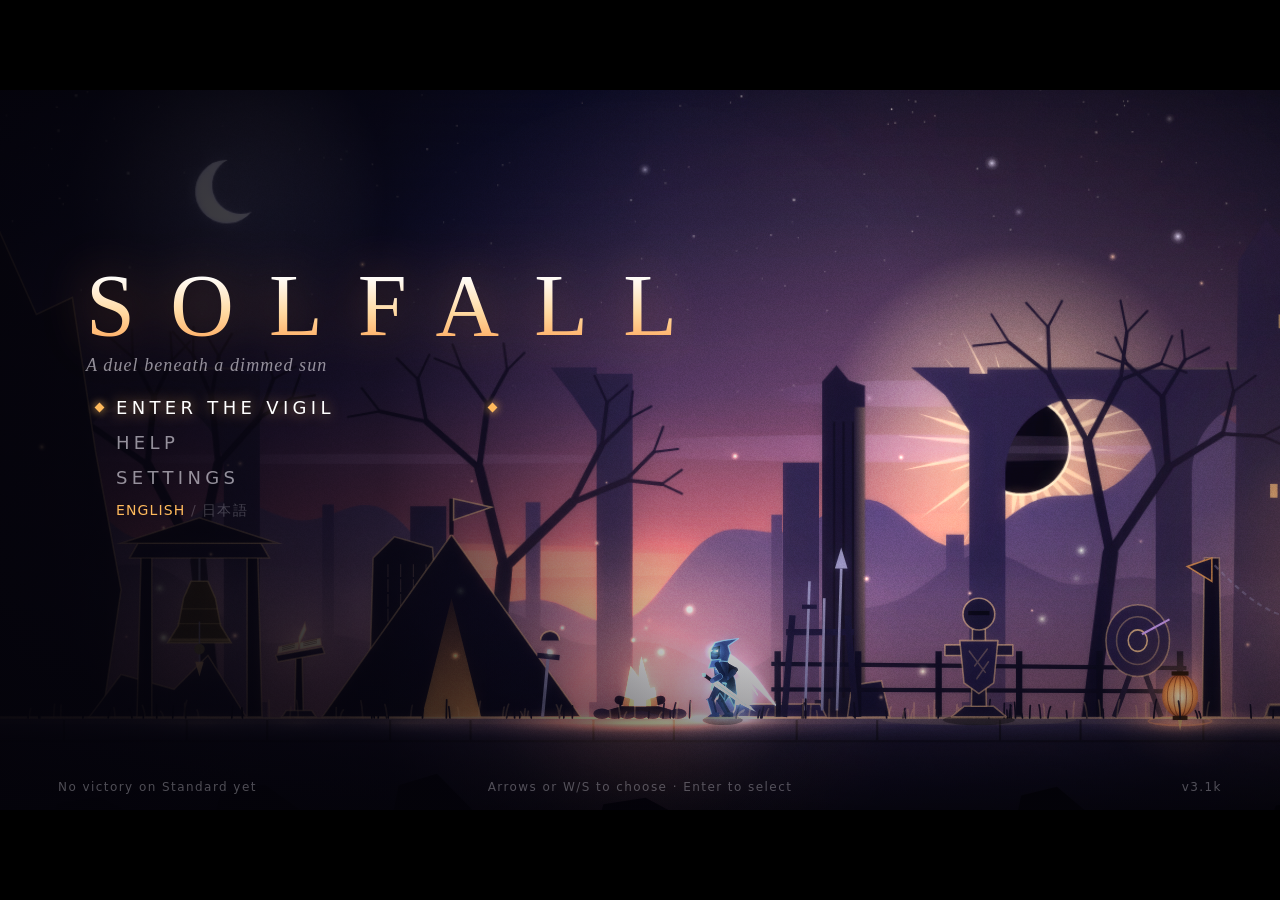
<file: index.html>
<!doctype html>
<html lang="en">
<head>
<meta charset="utf-8">
<title>Solfall</title>
<meta name="viewport" content="width=device-width, initial-scale=1">
<link rel="icon" href="data:image/svg+xml,%3Csvg xmlns='http://www.w3.org/2000/svg' viewBox='0 0 32 32'%3E%3Ccircle cx='16' cy='16' r='14' fill='%23ffba5c'/%3E%3Ccircle cx='16' cy='16' r='11' fill='%23060410'/%3E%3C/svg%3E">
<link rel="stylesheet" href="css/style.css">
</head>
<body>
<div id="stage">
  <canvas id="game"></canvas>
  <div id="lowhp"></div>
  <div class="lb" id="lbTop"></div>
  <div class="lb" id="lbBot"></div>

  <!-- in-fight display -->
  <div id="hud" class="off">
    <div id="phud">
      <div class="plabel" id="heroName">VESPER</div>
      <div id="hp"></div>
      <div id="ember">
        <div class="seg"><i></i></div><div class="seg"><i></i></div><div class="seg"><i></i></div>
        <span class="elabel">STARLIGHT</span>
      </div>
      <div id="ult"><div class="ubar"><i id="ultFill"></i></div><span class="elabel">DAWNBREAK</span><span id="ultKey"></span></div>
      <div id="crown" class="off"><div class="ubar"><i id="crownFill"></i></div><span class="elabel" id="crownName">CROWN</span><span id="crownKey"></span></div>
      <div id="mend"></div>
      <div id="items"><span class="slot" id="item0"><kbd>1</kbd><b></b></span><span class="slot" id="item1"><kbd>2</kbd><b></b></span><span class="slot" id="item2" style="display:none"><kbd>3</kbd><b></b></span><span id="motes"><i></i><b id="moteCount">0</b></span></div>
      <div id="boons"></div>
    </div>
    <div id="timer">0:00.0</div>
    <div id="flow"><b id="flowRank"></b><div class="fbar"><i id="flowFill"></i></div><span class="flabel">FLOW</span></div>
    <div id="omen"></div>
    <div id="bhud">
      <div class="brow">
        <span class="bname"><span id="bname">THE ECLIPSED WARDEN </span><i id="trial"></i></span>
        <span id="bphase"><b>I</b><b>II</b><b>III</b></span>
      </div>
      <div class="bbar">
        <div id="bchip"></div><div id="bfill"></div>
        <div class="notch" style="left:33.333%"></div><div class="notch" style="left:66.666%"></div>
      </div>
      <div class="pbar"><div id="pfill"></div><span>STAGGER</span></div>
    </div>
    <div id="card"><div class="num"></div><div class="rule"></div><div class="title"></div><div class="sub"></div></div>
    <div id="callout"><div class="big"></div><div class="small"></div></div>
    <div id="hint"></div>
  </div>
  <!-- the rest between trials: the boon you stand at, as a card (rest.js) -->
  <div id="restCard" class="item card"><span class="ctag"></span><b class="cname"></b><span class="cdesc"></span><span class="cuse"></span></div>

  <!-- menus -->
  <div id="screens">
    <section id="s-title" class="screen">
      <div class="shade"></div>
      <div class="titleblock">
        <h1>SOLFALL</h1>
        <p class="tag">A duel beneath a dimmed sun</p>
        <nav>
          <div class="item" data-act="continue" id="continueItem" style="display:none">Continue</div>
          <div class="item" data-act="quick" id="quickItem" style="display:none">Quick start</div>
          <div class="item" data-act="begin">Enter the Vigil</div>
          <div class="item" data-act="help">Help</div>
          <div class="item" data-act="settings">Settings</div>
          <div class="item lang" data-act="lang" id="langItem"><span class="lang-en">English</span><span class="lang-sep"> / </span><span class="lang-ja">日本語</span></div>
        </nav>
        <p class="note" id="diffNote"></p><span id="shardCount" hidden></span>
      </div>
      <div class="foot"><span id="bestLine"></span><span>Arrows or W/S to choose · Enter to select</span><span id="ver"></span></div>
    </section>

    <section id="s-hero" class="screen panelscreen">
      <div class="panel chooser">
        <h2>Choose your hero</h2>
        <nav class="row cards" id="heroCards">
          <div class="item card herocard" data-act="hero0"><canvas width="300" height="320"></canvas><b class="cname"></b><span class="ctag"></span><span class="cdesc"></span><ul class="hlines"></ul><span class="hhp"></span></div>
          <div class="item card herocard" data-act="hero1"><canvas width="300" height="320"></canvas><b class="cname"></b><span class="ctag"></span><span class="cdesc"></span><ul class="hlines"></ul><span class="hhp"></span></div>
          <div class="item card herocard" data-act="hero2"><canvas width="300" height="320"></canvas><b class="cname"></b><span class="ctag"></span><span class="cdesc"></span><ul class="hlines"></ul><span class="hhp"></span></div>
          <div class="item card herocard" data-act="hero3"><canvas width="300" height="320"></canvas><b class="cname"></b><span class="ctag"></span><span class="cdesc"></span><ul class="hlines"></ul><span class="hhp"></span></div>
        </nav>
        <nav class="row"><div class="item" data-act="back">Back</div></nav>
      </div>
    </section>

    <section id="s-relic" class="screen panelscreen">
      <div class="panel chooser narrowpick">
        <p class="over" id="relicOver"></p>
        <h2>Choose a relic</h2>
        <p class="lead">One of these goes with you for the whole run.</p>
        <nav class="row cards" id="relicCards">
          <div class="item card t-relic" data-act="relic0"><span class="ctag">Relic</span><b class="cname"></b><span class="cdesc"></span></div>
          <div class="item card t-relic" data-act="relic1"><span class="ctag">Relic</span><b class="cname"></b><span class="cdesc"></span></div>
          <div class="item card t-relic" data-act="relic2"><span class="ctag">Relic</span><b class="cname"></b><span class="cdesc"></span></div>
          <div class="item card t-relic" data-act="relic3"><span class="ctag">Relic</span><b class="cname"></b><span class="cdesc"></span></div>
        </nav>
        <nav class="row"><div class="item" data-act="daily" id="dailyItem">Daily trial</div><div class="item" data-act="back">Back</div></nav>
      </div>
    </section>

    <section id="s-fountain" class="screen panelscreen">
      <div class="panel shrine fountain">
        <p class="over">Motes</p>
        <h2>The Cleansing Fountain</h2>
        <p class="lead" id="fountainLead"></p>
        <nav id="fountainList">
          <div class="item up" data-act="cleanse0"><b class="uname"></b><span class="udesc"></span><span class="ucost"></span></div>
          <div class="item up" data-act="cleanse1"><b class="uname"></b><span class="udesc"></span><span class="ucost"></span></div>
          <div class="item up" data-act="cleanse2"><b class="uname"></b><span class="udesc"></span><span class="ucost"></span></div>
          <div class="item up" data-act="cleanse3"><b class="uname"></b><span class="udesc"></span><span class="ucost"></span></div>
          <div class="item up" data-act="cleanse4"><b class="uname"></b><span class="udesc"></span><span class="ucost"></span></div>
          <div class="item up" data-act="cleanse5"><b class="uname"></b><span class="udesc"></span><span class="ucost"></span></div>
          <div class="item up" data-act="cleanse6"><b class="uname"></b><span class="udesc"></span><span class="ucost"></span></div>
          <div class="item up" data-act="cleanse7"><b class="uname"></b><span class="udesc"></span><span class="ucost"></span></div>
        </nav>
        <nav class="row"><div class="item" data-act="back">Leave</div></nav>
      </div>
    </section>

    <section id="s-smith" class="screen panelscreen">
      <div class="panel shrine smith">
        <p class="over">Motes</p>
        <h2>The Wandering Smith</h2>
        <p class="lead" id="smithLead"></p>
        <nav id="smithList">
          <div class="item up" data-act="temper0"><b class="uname"></b><span class="udesc"></span><span class="ucost"></span></div>
          <div class="item up" data-act="temper1"><b class="uname"></b><span class="udesc"></span><span class="ucost"></span></div>
          <div class="item up" data-act="temper2"><b class="uname"></b><span class="udesc"></span><span class="ucost"></span></div>
          <div class="item up" data-act="temper3"><b class="uname"></b><span class="udesc"></span><span class="ucost"></span></div>
          <div class="item up" data-act="temper4"><b class="uname"></b><span class="udesc"></span><span class="ucost"></span></div>
          <div class="item up" data-act="temper5"><b class="uname"></b><span class="udesc"></span><span class="ucost"></span></div>
          <div class="item up" data-act="temper6"><b class="uname"></b><span class="udesc"></span><span class="ucost"></span></div>
          <div class="item up" data-act="temper7"><b class="uname"></b><span class="udesc"></span><span class="ucost"></span></div>
        </nav>
        <nav class="row"><div class="item" data-act="back">Leave</div></nav>
      </div>
    </section>

    <section id="s-merchant" class="screen panelscreen">
      <div class="panel shrine merchant">
        <p class="over">Motes</p>
        <h2>The Road Merchant</h2>
        <p class="lead" id="merchLead"></p>
        <nav id="merchList">
          <div class="item up" data-act="merch0"><b class="uname"></b><span class="udesc"></span><span class="ucost"></span></div>
          <div class="item up" data-act="merch1"><b class="uname"></b><span class="udesc"></span><span class="ucost"></span></div>
          <div class="item up" data-act="merch2"><b class="uname"></b><span class="udesc"></span><span class="ucost"></span></div>
          <div class="item up" data-act="merch3"><b class="uname"></b><span class="udesc"></span><span class="ucost"></span></div>
          <div class="item up" data-act="merch4"><b class="uname"></b><span class="udesc"></span><span class="ucost"></span></div>
        </nav>
        <nav class="row"><div class="item" data-act="back">Leave</div></nav>
      </div>
    </section>

    <section id="s-shrine" class="screen panelscreen">
      <div class="panel shrine">
        <p class="over" id="shrineOver">Sunshards</p>
        <h2>The Shrine</h2>
        <p class="lead" id="shrineLead"></p>
        <nav id="shrineList">
          <div class="item up" data-act="shrine0"><b class="uname"></b><span class="upips"></span><span class="udesc"></span><span class="ucost"></span></div>
          <div class="item up" data-act="shrine1"><b class="uname"></b><span class="upips"></span><span class="udesc"></span><span class="ucost"></span></div>
          <div class="item up" data-act="shrine2"><b class="uname"></b><span class="upips"></span><span class="udesc"></span><span class="ucost"></span></div>
          <div class="item up" data-act="shrine3"><b class="uname"></b><span class="upips"></span><span class="udesc"></span><span class="ucost"></span></div>
          <div class="item up" data-act="shrine4"><b class="uname"></b><span class="upips"></span><span class="udesc"></span><span class="ucost"></span></div>
          <div class="item up" data-act="shrine5"><b class="uname"></b><span class="upips"></span><span class="udesc"></span><span class="ucost"></span></div>
          <div class="item up" data-act="shrine6"><b class="uname"></b><span class="upips"></span><span class="udesc"></span><span class="ucost"></span></div>
          <div class="item up" data-act="shrine7"><b class="uname"></b><span class="upips"></span><span class="udesc"></span><span class="ucost"></span></div>
        </nav>
        <p class="tip" id="shrineTrophies"></p>
        <nav class="row"><div class="item" data-act="back">Back</div></nav>
      </div>
    </section>

    <section id="s-how" class="screen panelscreen">
      <div class="panel wide">
        <h2>How to play</h2>
        <div class="cols">
          <div>
            <h3>Controls</h3>
            <table class="keys">
              <tr><td>Move</td><td><kbd>A</kbd><kbd>D</kbd> or <kbd>←</kbd><kbd>→</kbd></td></tr>
              <tr><td>Jump, double jump</td><td><kbd>Space</kbd> or <kbd>Z</kbd></td></tr>
              <tr><td>Attack</td><td><kbd>J</kbd> or <kbd>X</kbd>, or left click (towards the cursor)</td></tr>
              <tr><td>Aim an attack up or down</td><td>hold <kbd>W</kbd> / <kbd>S</kbd> or <kbd>↑</kbd> / <kbd>↓</kbd></td></tr>
              <tr><td>Dash</td><td><kbd>K</kbd> or <kbd>C</kbd> or <kbd>Shift</kbd></td></tr>
              <tr><td>Special</td><td><kbd>L</kbd> or <kbd>V</kbd>, or right click (at the cursor)</td></tr>
              <tr><td>Mend</td><td>hold <kbd>E</kbd> or <kbd>F</kbd></td></tr>
              <tr><td>Dawnbreak</td><td><kbd>Q</kbd> or <kbd>I</kbd>, or middle click, when its bar is full</td></tr>
              <tr><td>Drop through a platform</td><td><kbd>S</kbd> + <kbd>Space</kbd></td></tr>
              <tr><td>Use something in the camp</td><td><kbd>E</kbd> or <kbd>Enter</kbd></td></tr>
              <tr><td>Flourish (a risky salute)</td><td><kbd>T</kbd> or <kbd>G</kbd></td></tr>
              <tr><td>Your hero's moves, pause</td><td>hold <kbd>Tab</kbd>; <kbd>Esc</kbd> or <kbd>P</kbd></td></tr>
            </table>
            <p class="small">Gamepad: stick to move, A jump, X attack, B or RB dash, Y special, LB mend, RT Dawnbreak, Back flourish.</p>
          </div>
          <div>
            <h3>Reading the fight</h3>
            <ul class="tips">
              <li><span class="sw danger"></span><b>Red-orange is a warning.</b> It marks where an attack will land; when it fills and flashes, it fires.</li>
              <li><span class="sw star"></span><b>Dash through an attack</b> at the last moment for a perfect dodge. Your next hit is a Riposte for double.</li>
              <li><b>Starlight</b> fills as you land hits. Spend a segment on your special, or hold Mend to restore one health.</li>
              <li><b>Every third attack is a finisher.</b> The first one on a staggered boss is a Sunder for more than double.</li>
              <li><b>Strike downward in the air</b> with the sword or maul to bounce off a boss.</li>
              <li><b>When a boss wards itself</b> and a ring closes on it, break the ward before the ring shuts.</li>
              <li><b>Dawnbreak</b> fills as you deal damage. One press when it is full; nothing can touch you while it plays.</li>
              <li><b>Flow</b> climbs from C to SS as you hit and dodge without being hit. Each rank adds 3% damage.</li>
              <li><b>The Vigil</b> is your camp: echoes change hero, the Shrine spends Sunshards, the brazier sets difficulty, the ring is for practice, the reliquary holds the relic for your run, the gate begins it.</li>
            </ul>
          </div>
        </div>
        <nav class="row"><div class="item" data-act="back">Back</div></nav>
      </div>
    </section>

    <section id="s-settings" class="screen panelscreen">
      <div class="panel">
        <h2>Settings</h2>
        <nav>
          <div class="item opt slider" data-opt="music"><span class="k">Music</span><span class="track"><i></i></span><span class="v"></span></div>
          <div class="item opt slider" data-opt="sfx"><span class="k">Sound effects</span><span class="track"><i></i></span><span class="v"></span></div>
          <div class="item opt" data-opt="shake"><span class="k">Screen shake</span><span class="v"></span></div>
          <div class="item opt" data-opt="flash"><span class="k">Screen flashes</span><span class="v"></span></div>
          <div class="item opt" data-opt="polish"><span class="k">Glow, grain and reflections</span><span class="v"></span></div>
          <div class="item opt" data-opt="numbers"><span class="k">Damage numbers</span><span class="v"></span></div>
          <div class="item opt" data-opt="hints"><span class="k">Welcome note in the camp</span><span class="v"></span></div>
          <div class="item" data-act="controls">Controls</div>
          <div class="item" data-act="fullscreen">Toggle fullscreen</div>
          <div class="item" data-act="reset" id="resetItem">Reset progress</div>
          <div class="item" data-act="back">Back</div>
        </nav>
      </div>
    </section>

    <section id="s-keys" class="screen panelscreen">
      <div class="panel keys">
        <h2>Controls</h2>
        <p class="lead">Choose an action, then press the key it should use. Esc cancels. The mouse and gamepad stay as they are.</p>
        <nav id="keyList">
          <div class="item kv" data-act="key-left"><span class="k"></span><span class="v"></span></div>
          <div class="item kv" data-act="key-right"><span class="k"></span><span class="v"></span></div>
          <div class="item kv" data-act="key-up"><span class="k"></span><span class="v"></span></div>
          <div class="item kv" data-act="key-down"><span class="k"></span><span class="v"></span></div>
          <div class="item kv" data-act="key-jump"><span class="k"></span><span class="v"></span></div>
          <div class="item kv" data-act="key-attack"><span class="k"></span><span class="v"></span></div>
          <div class="item kv" data-act="key-dash"><span class="k"></span><span class="v"></span></div>
          <div class="item kv" data-act="key-flare"><span class="k"></span><span class="v"></span></div>
          <div class="item kv" data-act="key-heal"><span class="k"></span><span class="v"></span></div>
          <div class="item kv" data-act="key-ult"><span class="k"></span><span class="v"></span></div>
          <div class="item kv" data-act="key-crown"><span class="k"></span><span class="v"></span></div>
          <div class="item kv" data-act="key-item1"><span class="k"></span><span class="v"></span></div>
          <div class="item kv" data-act="key-item2"><span class="k"></span><span class="v"></span></div>
          <div class="item kv" data-act="key-item3"><span class="k"></span><span class="v"></span></div>
          <div class="item kv" data-act="key-taunt"><span class="k"></span><span class="v"></span></div>
          <div class="item" data-act="keyreset">Restore defaults</div>
          <div class="item" data-act="back">Back</div>
        </nav>
      </div>
    </section>

    <section id="s-help" class="screen panelscreen">
      <div class="panel help">
        <h2>Help</h2>
        <div class="helpcols">
          <nav id="helpTabs">
            <div class="item" data-act="help0">How a fight works</div>
            <div class="item" data-act="help1">Attacking</div>
            <div class="item" data-act="help2">Your meters</div>
            <div class="item" data-act="help3">Staying alive</div>
            <div class="item" data-act="help4">Bosses</div>
            <div class="item" data-act="help5">A run</div>
            <div class="item" data-act="help6">Boons</div>
            <div class="item" data-act="help7">The Vigil</div>
            <div class="item" data-act="how">Controls</div>
            <div class="item" data-act="back">Back</div>
          </nav>
          <div id="helpBody"></div>
        </div>
      </div>
    </section>

    <!-- (v2.9n) the Guide: a book of screenshots with arrows (guide.js) -->
    <section id="s-guide" class="screen guidescreen">
      <div class="book">
        <div class="gpage left"><div class="gpg" id="guideL"></div></div>
        <div class="gpage right"><div class="gpg" id="guideR"></div></div>
        <div class="gspine"></div>
      </div>
      <nav class="gnav">
        <div class="item" data-act="gprev">Back</div>
        <span id="guideNum" class="gnum"></span>
        <div class="item" data-act="gnext">Next</div>
        <div class="item" data-act="gclose">Close</div>
      </nav>
    </section>

    <section id="s-journal" class="screen panelscreen">
      <div class="panel help journal">
        <h2>The Journal</h2>
        <div class="helpcols">
          <nav id="journalTabs">
            <div class="item" data-act="jour0">warden</div>
            <div class="item" data-act="jour1">mage</div>
            <div class="item" data-act="jour2">assassin</div>
            <div class="item" data-act="jour3">knight</div>
            <div class="item" data-act="jour4">wolf</div>
            <div class="item" data-act="jour5">leviathan</div>
            <div class="item" data-act="jour6">kairo</div>
            <div class="item" data-act="jour7">champion</div>
            <div class="item" data-act="jour8">sol</div>
            <div class="item" data-act="back">Back</div>
          </nav>
          <div id="journalBody"></div>
        </div>
      </div>
    </section>

    <section id="s-feats" class="screen panelscreen">
      <div class="panel help tally">
        <h2>The Tally</h2>
        <p class="lead" id="featsLead"></p>
        <div class="helpcols">
          <nav id="featsTabs">
            <div class="item" data-act="tal0"></div>
            <div class="item" data-act="tal1"></div>
            <div class="item" data-act="tal2"></div>
            <div class="item" data-act="tal3"></div>
            <div class="item" data-act="tal4"></div>
            <div class="item" data-act="tal5"></div>
            <div class="item" data-act="tal6"></div>
            <div class="item" data-act="tal7"></div>
            <div class="item" data-act="tal8"></div>
            <div class="item" data-act="back">Back</div>
          </nav>
          <div id="featsBody"></div>
        </div>
      </div>
    </section>

    <section id="s-moves" class="screen panelscreen">
      <div class="panel moves">
        <p class="over" id="movesOver"></p>
        <h2 id="movesTitle"></h2>
        <table class="movetable"><tbody id="movesBody"></tbody></table>
        <p class="small" id="movesFoot"></p>
        <nav class="row"><div class="item" data-act="back">Back</div></nav>
      </div>
    </section>

    <section id="s-practice" class="screen panelscreen">
      <div class="panel narrow">
        <p class="over" id="practiceOver"></p>
        <h2>Practise</h2>
        <p class="lead">No relic, no omen, no reward, and nothing lost if you fall. <kbd>R</kbd> tries again.</p>
        <nav>
          <div class="item opt" data-opt="firstFoe"><span class="k">Against</span><span class="v"></span></div>
          <div class="item" data-act="practice1">From phase I</div>
          <div class="item" data-act="practice2">From phase II</div>
          <div class="item" data-act="practice3">From phase III</div>
          <div class="item" data-act="back">Back</div>
        </nav>
      </div>
    </section>

    <section id="s-pause" class="screen panelscreen">
      <div class="panel narrow">
        <h2>Paused</h2>
        <nav>
          <div class="item" data-act="resume">Resume</div>
          <div class="item" data-act="moves">Moves</div>
          <div class="item" data-act="guide">Guide</div>
          <div class="item" data-act="journal">Journal</div>
          <div class="item" data-act="restart">Restart run</div>
          <div class="item" data-act="camp">Return to camp</div>
          <div class="item" data-act="help">Help</div>
          <div class="item" data-act="settings">Settings</div>
          <div class="item" data-act="quit">Quit to title</div>
        </nav>
        <div id="pauseBoons" class="boonlist"></div>
      </div>
    </section>

    <section id="s-dead" class="screen panelscreen">
      <div class="panel result">
        <p class="over">Defeat</p>
        <h2>THE LIGHT GOES OUT</h2>
        <p class="lead" id="deadLead"></p>
        <div class="prog"><div id="deadFill"></div><div class="notch" style="left:33.333%"></div><div class="notch" style="left:66.666%"></div>
          <span class="pl" style="left:16.6%">III</span><span class="pl" style="left:50%">II</span><span class="pl" style="left:83.3%">I</span></div>
        <div class="stats" id="deadStats"></div>
        <div class="recap" id="deadRecap"></div>
        <p class="tip" id="deadTip"></p>
        <nav class="row">
          <div class="item" data-act="retry">New run <kbd>R</kbd></div>
          <div class="item" data-act="camp">Back to camp</div>
          <div class="item" data-act="quit">Title</div>
        </nav>
      </div>
    </section>

    <section id="s-win" class="screen panelscreen">
      <div class="panel result win">
        <p class="over" id="winOver">Victory</p>
        <h2>THE SUN RETURNS</h2>
        <div class="grade"><div class="ring"><span id="gradeLetter">A</span></div><div class="gtext"><b id="gradeTitle"></b><span id="gradeSub"></span></div></div>
        <div class="stats" id="winStats"></div>
        <div class="recap" id="winRecap"></div>
        <p class="tip" id="winBest"></p>
        <p class="pick" id="winPick"></p>
        <nav class="row cards" id="winCards">
          <div class="item card" data-act="boon0"><span class="ctag"></span><b class="cname"></b><span class="cdesc"></span></div>
          <div class="item card" data-act="boon1"><span class="ctag"></span><b class="cname"></b><span class="cdesc"></span></div>
          <div class="item card" data-act="boon2"><span class="ctag"></span><b class="cname"></b><span class="cdesc"></span></div>
          <div class="item card" data-act="boon3"><span class="ctag"></span><b class="cname"></b><span class="cdesc"></span></div>
        </nav>
        <nav class="row">
          <div class="item" data-act="rest" id="restItem">Rest, and choose a boon</div>
          <div class="item" data-act="reroll" id="rerollItem">Redraw boons</div>
          <div class="item" data-act="endrun">End the run, return to camp</div>
        </nav>
      </div>
    </section>
    <!-- (v3.0a) the end of a run won: after Sol and the dawn (epilogue.js) -->
    <section id="s-end" class="screen panelscreen">
      <div class="panel result win endrun">
        <p class="over" id="endOver"></p>
        <h2>THE RUN IS WON</h2>
        <div class="stats" id="endStats"></div>
        <div class="endroad" id="endRoad"></div>
        <div class="recap"><p class="rbuild" id="endBuild"></p></div>
        <div class="unlocks"><h3>Unlocked</h3><ul id="endUnlocks"></ul></div>
        <nav class="row"><div class="item" data-act="endcamp">Return to camp</div></nav>
      </div>
    </section>
  </div>
  <div id="fade"></div>
</div>

<script src="js/util.js"></script>
<script src="js/i18n.js"></script>
<script src="js/lang/ja-data.js"></script>
<script src="js/lang/ja-journal.js"></script>
<script src="js/lang/ja-ui.js"></script>
<script src="js/lang/ja-camp.js"></script>
<script src="js/lang/ja-bosses.js"></script>
<script src="js/run.js"></script>
<script src="js/meta.js"></script>
<script src="js/costumes.js"></script>
<script src="js/journal-data.js"></script>
<script src="js/feats.js"></script>
<script src="js/input.js"></script>
<script src="js/audio.js"></script>
<script src="js/fx.js"></script>
<script src="js/draw.js"></script>
<script src="js/arena.js"></script>
<script src="js/hazards.js"></script>
<script src="js/player.js"></script>
<script src="js/flow.js"></script>
<script src="js/finish.js"></script>
<script src="js/post.js"></script>
<script src="js/boss.js"></script>
<script src="js/bosskit.js"></script>
<script src="js/mage.js"></script>
<script src="js/assassin.js"></script>
<script src="js/knight.js"></script>
<script src="js/wolf.js"></script>
<script src="js/leviathan.js"></script>
<script src="js/kairo.js"></script>
<script src="js/champion.js"></script>
<script src="js/sol.js"></script>
<script src="js/omens.js"></script>
<script src="js/moments.js"></script>
<script src="js/sets.js"></script>
<script src="js/relics.js"></script>
<script src="js/motes.js"></script>
<script src="js/hub.js"></script>
<script src="js/rest.js"></script>
<script src="js/corrupt.js"></script>
<script src="js/hexes.js"></script>
<script src="js/ui.js"></script>
<script src="js/guide.js"></script>
<script src="js/epilogue.js"></script>
<script src="js/game.js"></script>
<script src="js/lang/apply.js"></script>
</body>
</html>
</file>
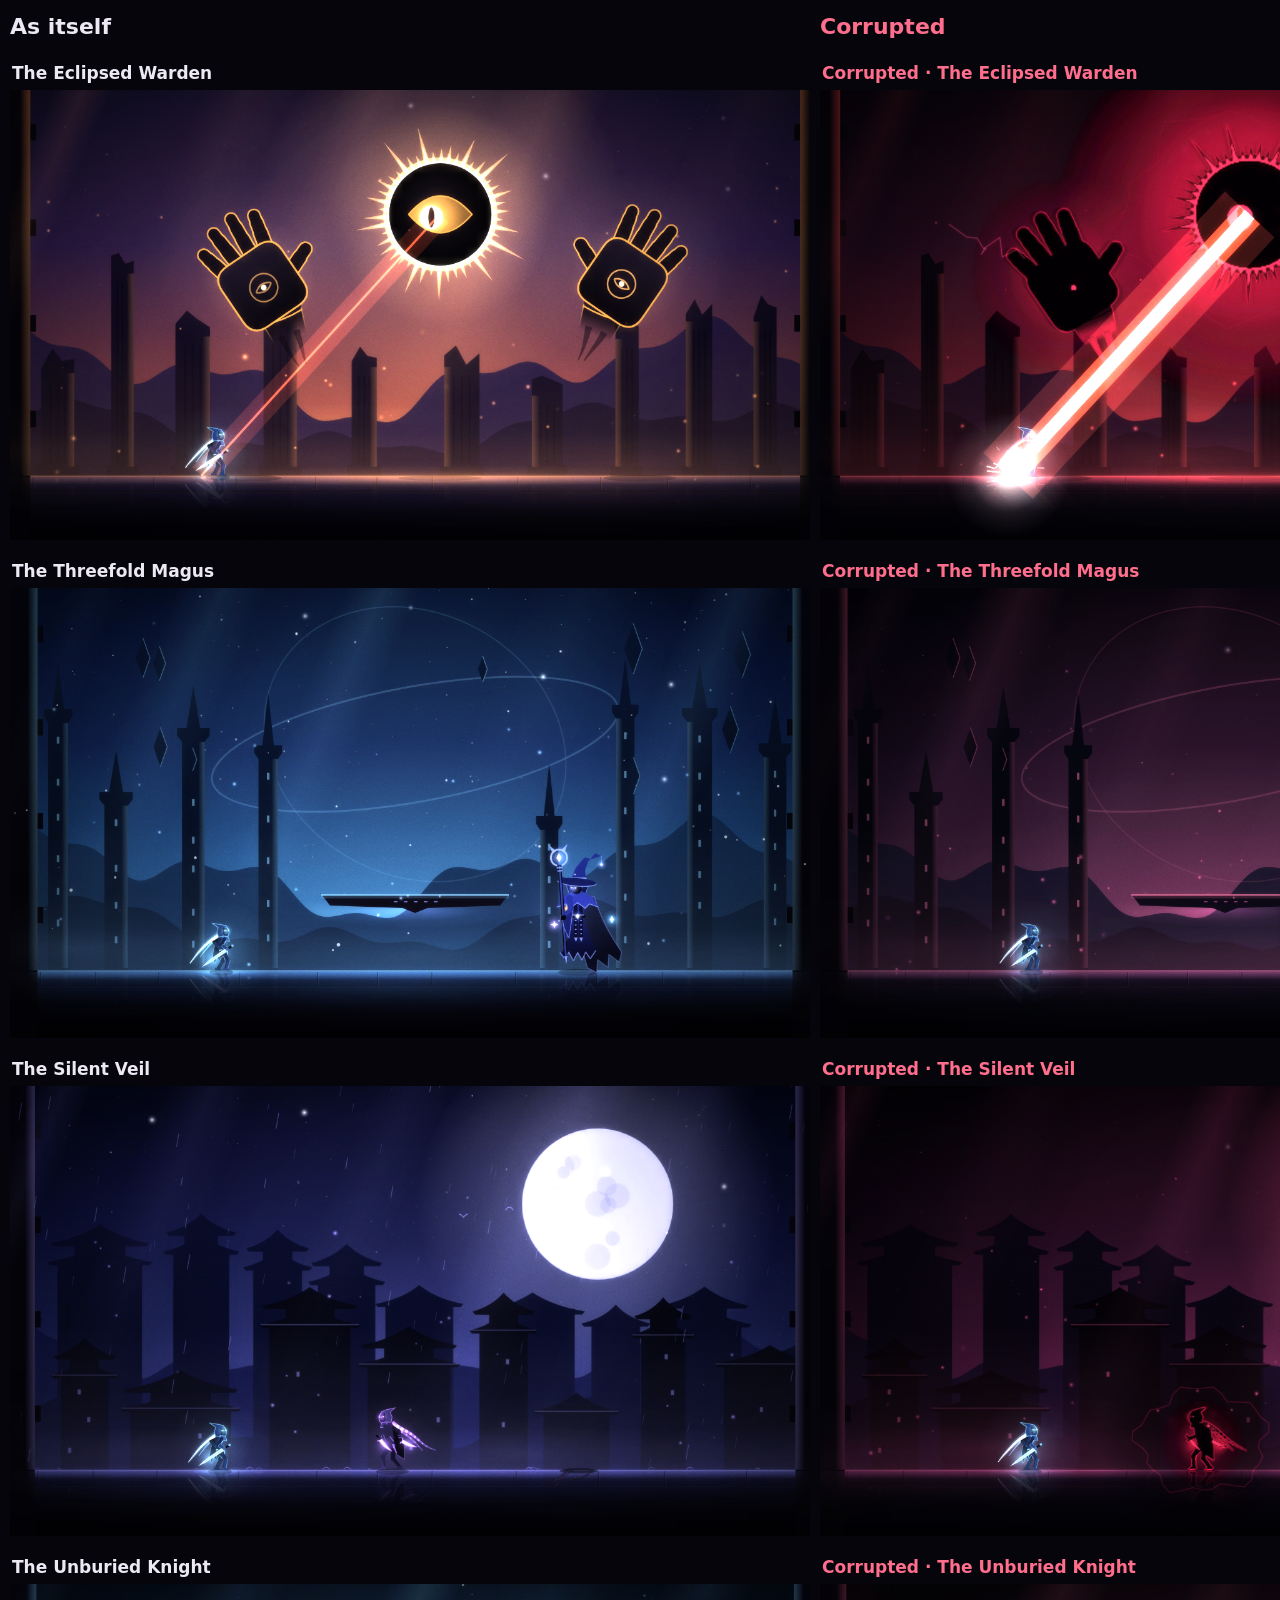
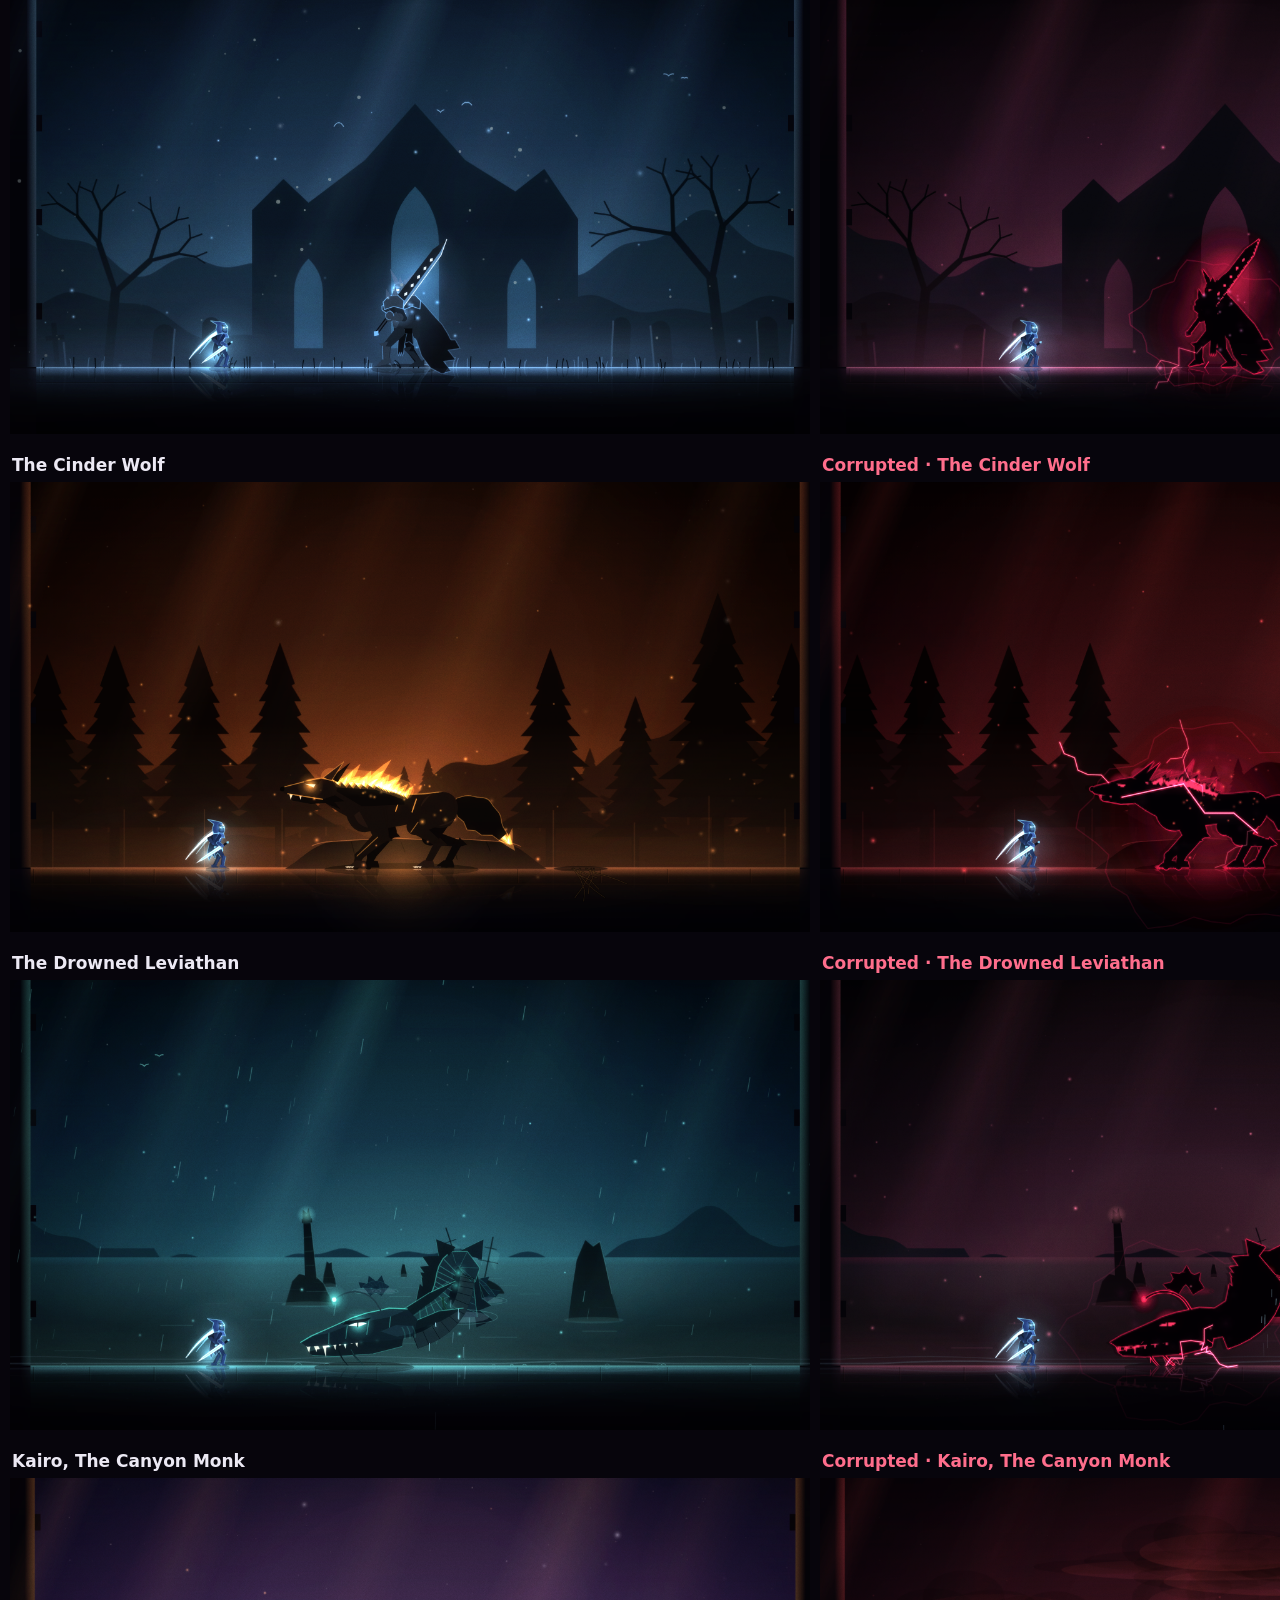
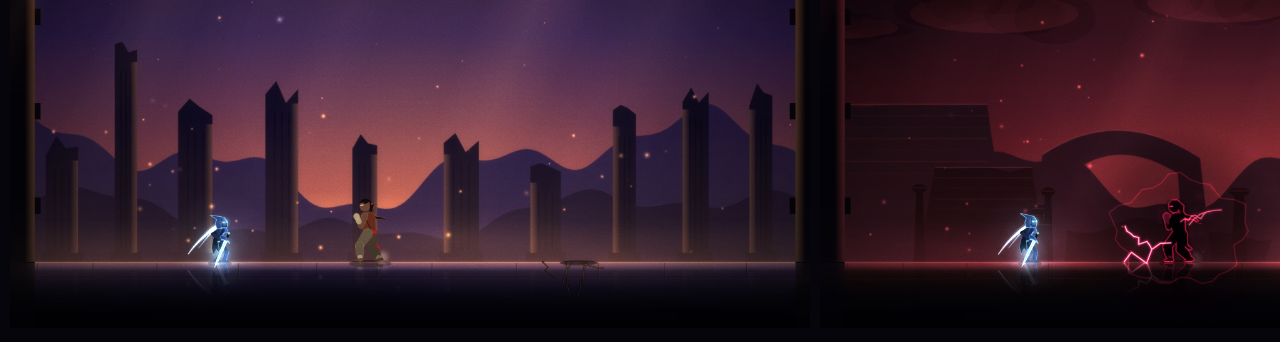
<file: tools/corrupt-compare.html>
<!doctype html>
<!-- Solfall - each boss as itself and corrupted, side by side, in the same moment of the fight.
     Open http://localhost:8321/tools/corrupt-compare.html while tools/serve.js runs. Optional query:
     ?t=2.5 (seconds into the fight after the boss's entrance), ?atk=none (stand idle; default) or an
     attack name to catch both mid-attack. The game runs in a hidden frame; nothing is saved. -->
<html><head><meta charset="utf-8"><title>Solfall: corrupted vs normal</title>
<style>
  body { margin: 0; background: #07050c; color: #ece9f4; font: 600 15px system-ui, sans-serif; }
  #out { display: block; }
  iframe { position: absolute; left: -9999px; width: 1280px; height: 720px; border: 0; }
</style></head>
<body><canvas id="out"></canvas><iframe id="f" src="/?compare=1"></iframe>
<script>
'use strict';
const q = new URLSearchParams(location.search), AFTER = Number(q.get('t') || 2.5), ATK = q.get('atk') || 'none';
const CW = 800, CH = 450, LAB = 34, HEAD = 56;
const f = document.getElementById('f');
f.addEventListener('load', () => setTimeout(run, 300));
function run() {
  const W = f.contentWindow, G = W.G, D = 1 / 60;
  try { W.localStorage.setItem('solfall.meta', '{"shards":0,"earned":0,"up":{},"kills":{},"runs":1,"best":{},"feats":{},"toys":{}}'); } catch (e) { }
  const ids = G.BOSS_IDS.slice(), out = document.getElementById('out'), x = out.getContext('2d');
  out.width = CW * 2 + 30; out.height = HEAD + ids.length * (CH + LAB + 14);
  x.fillStyle = '#07050c'; x.fillRect(0, 0, out.width, out.height);
  x.font = '600 22px system-ui'; x.fillStyle = '#ece9f4'; x.textBaseline = 'middle';
  x.fillText('As itself', 10, HEAD / 2); x.fillStyle = '#ff6e8c'; x.fillText('Corrupted', CW + 20, HEAD / 2);
  const errs = [];
  W.addEventListener('error', (e) => errs.push(e.message));
  ids.forEach((id, row) => {
    [false, true].forEach((cor, col) => {
      try {
        G.debug.boss = id; G.debug.corrupt = cor; G.debug.god = true; G.debug.forceAttack = '';
        G.startRun(); if (G.seed) G.seed(7);
        const B = G.boss, P = G.player;
        let t = 0;
        while (t < 14 && !(B.active && !B.invuln)) { G.step(D); t += D; }
        G.debug.forceAttack = ATK;
        P.x = 330; P.facing = 1;
        for (let s = 0; s < AFTER; s += D) G.step(D);
        G.render();
        const gx = 10 + col * (CW + 10), gy = HEAD + row * (CH + LAB + 14);
        x.drawImage(W.document.getElementById('game'), gx, gy + LAB, CW, CH);
        x.font = '600 17px system-ui'; x.fillStyle = cor ? '#ff6e8c' : '#ece9f4';
        x.fillText((cor ? 'Corrupted · ' : '') + (B.name || id).replace(/\b\w+/g, (w) => w[0] + w.slice(1).toLowerCase()), gx + 2, gy + LAB / 2 + 2);
      } catch (e) { errs.push(id + (cor ? ' corrupted' : '') + ': ' + e.message); }
    });
  });
  G.debug.corrupt = false; G.debug.god = false; G.debug.boss = ''; G.debug.forceAttack = '';
  if (errs.length) { x.fillStyle = '#ff6e8c'; x.font = '13px monospace'; errs.slice(0, 6).forEach((e, i) => x.fillText(e.slice(0, 200), 10, out.height - 14 - i * 16)); }
  document.title = 'done' + (errs.length ? ' with ' + errs.length + ' errors' : '');
}
</script></body></html>
</file>
<file: css/style.css>
/* Solfall - interface styling. The stage is a fixed 1280x720 box that script scales to the window. */
:root {
  --star: #96e1ff;
  --star-hot: #ebfaff;
  --gold: #ffba5c;
  --mote: #a0e2ff; /* (v2.9k) Motes, the run's own currency */
  --danger: #ff6038;
  --ink: #ece9f4;
  --dim: rgba(236, 233, 244, 0.6);
  --faint: rgba(236, 233, 244, 0.32);
  --ui: Bahnschrift, "Segoe UI", system-ui, sans-serif;
  --display: "Palatino Linotype", "Book Antiqua", Palatino, Georgia, serif;
  --bcol1: #ff8a3c;
  --bcol2: #ffd07a;
}

* { box-sizing: border-box; }
html, body { margin: 0; height: 100%; background: #000; overflow: hidden; }
body { font-family: var(--ui); color: var(--ink); user-select: none; -webkit-user-select: none; }

#stage {
  position: absolute; left: 0; top: 0; width: 1280px; height: 720px;
  transform-origin: 0 0; overflow: hidden; background: #000;
}
#game { position: absolute; left: 0; top: 0; width: 1280px; height: 720px; display: block; }

kbd {
  display: inline-block; min-width: 22px; padding: 1px 6px; margin: 0 2px;
  border: 1px solid rgba(255, 255, 255, 0.34); border-bottom-width: 2px; border-radius: 4px;
  background: rgba(255, 255, 255, 0.06);
  font: 600 12px var(--ui); color: var(--ink); text-align: center; letter-spacing: 0;
}

/* ---------------------------------------------------------------- overlays */
#lowhp {
  position: absolute; inset: 0; pointer-events: none; opacity: 0; transition: opacity 0.4s;
  background: radial-gradient(ellipse at center, rgba(255, 30, 40, 0) 52%, rgba(255, 30, 40, 0.5) 100%);
}
#lowhp.on { animation: lowpulse 1.1s ease-in-out infinite; }
@keyframes lowpulse { 0%, 100% { opacity: 0.45; } 50% { opacity: 0.95; } }

.lb {
  position: absolute; left: 0; right: 0; height: 0; background: #000; pointer-events: none;
  transition: height 0.55s cubic-bezier(0.2, 0.8, 0.2, 1);
}
#lbTop { top: 0; }
#lbBot { bottom: 0; }
.lb.on { height: 54px; }

/* ---------------------------------------------------------------- HUD */
#hud { position: absolute; inset: 0; pointer-events: none; transition: opacity 0.5s; isolation: isolate; }
/* (v3.1b) soft shade behind the top corners, so meters and omens read over the brightest sky */
#hud::before, #hud::after { content: ""; position: absolute; top: 0; z-index: -1; pointer-events: none; }
#hud::before { left: 0; width: 620px; height: 280px; background: radial-gradient(ellipse 100% 100% at 0 0, rgba(6, 4, 16, 0.46), rgba(6, 4, 16, 0.2) 45%, transparent 72%); }
#hud::after { right: 0; width: 560px; height: 220px; background: radial-gradient(ellipse 100% 100% at 100% 0, rgba(6, 4, 16, 0.42), rgba(6, 4, 16, 0.16) 45%, transparent 72%); }
#hud.off { opacity: 0; }

#phud { position: absolute; left: 58px; top: 24px; }
.plabel { font-size: 11px; letter-spacing: 0.34em; color: var(--dim); }
#hp { display: flex; gap: 11px; margin: 11px 0 0 5px; height: 20px; }
.pip {
  width: 17px; height: 17px; transform: rotate(45deg);
  border: 2px solid var(--star); background: var(--star);
  box-shadow: 0 0 10px rgba(150, 225, 255, 0.75), inset 0 0 4px #fff;
  transition: background 0.25s, box-shadow 0.25s, border-color 0.25s;
}
.pip.off { background: rgba(0, 0, 0, 0.35); border-color: rgba(150, 225, 255, 0.28); box-shadow: none; }
.pip.break { animation: pipbreak 0.45s ease-out; }
.pip.gain { animation: pipgain 0.5s ease-out; }
@keyframes pipbreak {
  0% { transform: rotate(45deg) scale(1.9); background: #fff; border-color: #ff6a6a; box-shadow: 0 0 22px #ff5050; }
  100% { transform: rotate(45deg) scale(1); }
}
@keyframes pipgain {
  0% { transform: rotate(45deg) scale(0.3); }
  60% { transform: rotate(45deg) scale(1.5); }
  100% { transform: rotate(45deg) scale(1); }
}

#ember { display: flex; align-items: center; gap: 5px; margin-top: 15px; }
#ember.deny { animation: deny 0.3s; }
@keyframes deny { 0%, 100% { transform: translateX(0); } 25% { transform: translateX(-5px); } 75% { transform: translateX(5px); } }
.seg {
  width: 52px; height: 9px; transform: skewX(-20deg); overflow: hidden;
  background: rgba(0, 0, 0, 0.5); border: 1px solid rgba(150, 225, 255, 0.4);
}
.seg i { display: block; height: 100%; width: 0; background: linear-gradient(90deg, #4aa8d8, var(--star)); }
.seg.full { border-color: var(--star-hot); box-shadow: 0 0 10px rgba(150, 225, 255, 0.8); }
.seg.full i { background: linear-gradient(90deg, var(--star), #fff); }
.seg.pop { animation: segpop 0.4s ease-out; }
@keyframes segpop { 0% { transform: skewX(-20deg) scale(1.35); filter: brightness(2); } 100% { transform: skewX(-20deg) scale(1); } }
.elabel { margin-left: 9px; font-size: 10px; letter-spacing: 0.3em; color: var(--dim); }
#mend { margin-top: 9px; font-size: 12px; letter-spacing: 0.08em; color: var(--star); opacity: 0; transition: opacity 0.3s; }
#mend.on { opacity: 0.95; }
/* (v2.9k) the two items held (keys 1 and 2) and the Motes carried (motes.js) */
#items { display: flex; align-items: center; gap: 8px; margin-top: 9px; font-size: 11px; letter-spacing: 0.06em; }
#items .slot { display: flex; align-items: center; gap: 5px; min-width: 92px; padding: 3px 8px 3px 4px; border: 1px solid rgba(255,255,255,0.14); border-radius: 3px; background: rgba(8,6,16,0.45); color: var(--icol, var(--dim)); }
#items .slot b { font-weight: 400; white-space: nowrap; }
#items .slot.empty { opacity: 0.35; }
#items .slot.empty b::after { content: "—"; color: var(--dim); }
#items .slot.passive kbd { opacity: 0.35; }
#items kbd { font-size: 10px; }
#motes { display: flex; align-items: center; gap: 5px; margin-left: 4px; color: var(--mote); font-size: 13px; }
#motes i { width: 7px; height: 7px; border-radius: 50%; background: var(--mote); box-shadow: 0 0 8px var(--mote); }
#hud.camp:not(.rest) #items { display: none; }

#timer {
  position: absolute; right: 58px; top: 24px;
  font-size: 19px; letter-spacing: 0.08em; color: var(--dim); font-variant-numeric: tabular-nums;
}

#bhud { position: absolute; left: 50%; bottom: 24px; width: 640px; transform: translateX(-50%); }
.brow { display: flex; justify-content: space-between; align-items: flex-end; }
.bname { font: 400 17px var(--display); letter-spacing: 0.34em; color: var(--ink); text-shadow: 0 2px 6px #000; }
#bphase { display: flex; gap: 6px; }
#bphase b {
  min-width: 26px; padding: 1px 5px; text-align: center;
  font: 400 11px var(--display); letter-spacing: 0.1em; color: var(--faint);
  border: 1px solid rgba(255, 255, 255, 0.16);
}
#bphase b.on { color: #120c08; background: var(--bcol2); border-color: var(--bcol2); box-shadow: 0 0 10px var(--bcol1); }
#bphase b.done { color: var(--dim); border-color: rgba(255, 255, 255, 0.4); text-decoration: line-through; }
#bphase { transition: opacity 1.4s, filter 1.4s; }
#bhud.unbound #bphase { opacity: 0; filter: blur(3px); }
.bbar {
  position: relative; height: 14px; margin-top: 7px;
  background: rgba(0, 0, 0, 0.66); border: 1px solid rgba(255, 255, 255, 0.26);
}
#bchip, #bfill { position: absolute; left: 0; top: 0; bottom: 0; width: 100%; }
#bchip { background: #fff; opacity: 0.9; }
#bfill { background: linear-gradient(90deg, var(--bcol1), var(--bcol2)); box-shadow: 0 0 12px var(--bcol1); }
.bbar.hit #bfill { filter: brightness(1.7); }
.notch { position: absolute; top: -4px; bottom: -4px; width: 2px; margin-left: -1px; background: rgba(255, 255, 255, 0.8); }
.pbar {
  position: relative; height: 6px; width: 300px; margin: 6px auto 0;
  background: rgba(0, 0, 0, 0.6); border: 1px solid rgba(150, 225, 255, 0.32);
}
#pfill { height: 100%; width: 0; background: linear-gradient(90deg, #4aa8d8, var(--star)); }
.pbar span { position: absolute; left: 100%; top: -3px; margin-left: 9px; white-space: nowrap; font-size: 9px; letter-spacing: 0.3em; color: var(--faint); }
.pbar.broken { border-color: #fff; box-shadow: 0 0 12px var(--star); }
.pbar.broken #pfill { background: #fff; }
.pbar.broken span { color: var(--star-hot); }
.pbar.rest { opacity: 0.35; }

#card { position: absolute; left: 0; right: 0; top: 356px; text-align: center; opacity: 0; }
#card.show { animation: card 3.4s ease-out forwards; }
#card .num { font: 400 74px/1 var(--display); letter-spacing: 0.1em; color: var(--bcol2); text-shadow: 0 0 30px var(--bcol1), 0 4px 10px #000; }
#card .rule { width: 260px; height: 1px; margin: 12px auto; background: linear-gradient(90deg, transparent, var(--ink), transparent); }
#card .title { font: 400 30px var(--display); letter-spacing: 0.52em; padding-left: 0.52em; text-shadow: 0 3px 10px #000; }
#card .sub { margin-top: 9px; font: italic 400 17px var(--display); color: var(--dim); text-shadow: 0 2px 6px #000; }
@keyframes card {
  0% { opacity: 0; transform: scale(1.12); letter-spacing: 0.2em; }
  12% { opacity: 1; transform: scale(1); }
  78% { opacity: 1; }
  100% { opacity: 0; transform: scale(0.98); }
}

#callout { position: absolute; left: 0; right: 0; top: 104px; text-align: center; opacity: 0; }
#callout.show { animation: callout 2.2s ease-out forwards; }
#callout .big { font-size: 34px; font-weight: 700; letter-spacing: 0.44em; padding-left: 0.44em; color: var(--star-hot); text-shadow: 0 0 22px var(--star), 0 3px 8px #000; }
#callout .small { margin-top: 5px; font-size: 13px; letter-spacing: 0.34em; color: var(--star); text-shadow: 0 2px 6px #000; }
@keyframes callout {
  0% { opacity: 0; transform: scale(1.5); }
  10% { opacity: 1; transform: scale(1); }
  75% { opacity: 1; }
  100% { opacity: 0; }
}

#hint {
  position: absolute; left: 50%; top: 34px; transform: translateX(-50%);
  padding: 8px 20px; white-space: nowrap;
  background: rgba(8, 6, 14, 0.78); border: 1px solid rgba(255, 96, 56, 0.7); border-radius: 3px;
  font-size: 15px; letter-spacing: 0.06em; color: #ffe9df;
  opacity: 0; transition: opacity 0.35s;
}
#hint.show { opacity: 1; }

/* ---------------------------------------------------------------- screens */
#screens { position: absolute; inset: 0; pointer-events: none; } /* (v2.7a: the HUD under it can be pointed at; an open screen takes the pointer) */
#screens .screen.on { pointer-events: auto; }
.screen { position: absolute; inset: 0; display: none; }
.screen.on { display: block; }

.item {
  position: relative; cursor: pointer;
  font-size: 18px; letter-spacing: 0.24em; text-transform: uppercase; color: var(--dim);
  padding: 8px 34px; white-space: nowrap; transition: color 0.12s, text-shadow 0.12s;
}
.item::before, .item::after {
  content: ""; position: absolute; top: 50%; width: 7px; height: 7px; margin-top: -4px;
  background: var(--gold); transform: rotate(45deg) scale(0); transition: transform 0.15s; box-shadow: 0 0 8px var(--gold);
}
.item::before { left: 10px; }
.item::after { right: 10px; }
.item.focus { color: #fff; text-shadow: 0 0 14px rgba(255, 186, 92, 0.75); }
.item.focus::before, .item.focus::after { transform: rotate(45deg) scale(1); }
.item kbd { margin-left: 8px; }
.item.opt { display: flex; align-items: center; gap: 18px; }
.item.opt .k { flex: 1; text-align: left; }
.item.opt .v { min-width: 150px; text-align: center; color: var(--gold); letter-spacing: 0.16em; }
.item.opt .v::before { content: "‹ "; opacity: 0.55; }
.item.opt .v::after { content: " ›"; opacity: 0.55; }
.item.slider .v { min-width: 52px; text-align: right; }
.item.slider .v::before, .item.slider .v::after { content: ""; }
.track { position: relative; width: 170px; height: 6px; background: rgba(255, 255, 255, 0.14); }
.track i { position: absolute; left: 0; top: 0; bottom: 0; background: var(--gold); box-shadow: 0 0 8px rgba(255, 186, 92, 0.7); }

/* title */
/* (v2.9b) the title sits over the camp: the menu on the dark left, the fire and the hero to the right.
   Play fades it off (.out) while the view eases onto the hero. */
#s-title { transition: opacity 0.8s ease-out; }
#s-title.out { opacity: 0; pointer-events: none; }
#s-title .shade {
  position: absolute; inset: 0;
  background: linear-gradient(90deg, rgba(4, 3, 10, 0.88) 0%, rgba(4, 3, 10, 0.7) 30%, rgba(4, 3, 10, 0.12) 52%, rgba(4, 3, 10, 0) 70%),
              linear-gradient(180deg, rgba(4, 3, 10, 0) 70%, rgba(4, 3, 10, 0.6) 100%);
}
.titleblock { position: absolute; left: 86px; top: 168px; text-align: left; }
.titleblock h1 { padding-left: 0 !important; }
.titleblock h1 {
  margin: 0; font: 400 88px/1.08 var(--display); letter-spacing: 0.4em; padding-left: 0.4em;
  background: linear-gradient(180deg, #fff 18%, #ffd9a0 58%, #ff9a4a 100%);
  -webkit-background-clip: text; background-clip: text; color: transparent;
  filter: drop-shadow(0 0 26px rgba(255, 160, 80, 0.45));
}
.titleblock .tag { margin: 2px 0 14px; font: italic 400 18px var(--display); color: var(--dim); letter-spacing: 0.06em; }
.titleblock nav { display: inline-flex; flex-direction: column; align-items: stretch; min-width: 420px; }
.titleblock nav .item { text-align: left; padding: 7px 34px 7px 30px; }
.titleblock nav .item.opt .k { text-align: right; flex: 1; }
.titleblock nav .item.opt .v { text-align: left; min-width: 0; flex: 1; }
.titleblock .note { margin: 4px 0 0; min-height: 18px; font-size: 13px; letter-spacing: 0.06em; color: var(--faint); }
.foot {
  position: absolute; left: 58px; right: 58px; bottom: 16px;
  /* three fixed columns, so the middle and right text stay put when the left one changes length */
  display: grid; grid-template-columns: 1fr auto 1fr; align-items: baseline; gap: 24px;
  font-size: 12px; letter-spacing: 0.12em; color: var(--faint);
}
.foot span:first-child { text-align: left; }
.foot span:last-child { text-align: right; }

/* panels */
.panelscreen.on {
  display: flex; align-items: center; justify-content: center;
  background: rgba(4, 3, 10, 0.74); backdrop-filter: blur(3px);
}
.panel {
  position: relative; width: 580px; padding: 34px 44px 30px;
  background: linear-gradient(180deg, rgba(24, 19, 40, 0.97), rgba(10, 8, 18, 0.97));
  border: 1px solid rgba(255, 186, 92, 0.36);
  box-shadow: 0 30px 80px rgba(0, 0, 0, 0.66), inset 0 0 0 1px rgba(255, 255, 255, 0.04);
  animation: pop 0.22s ease-out;
}
.panel::before {
  content: ""; position: absolute; left: 50%; top: -7px; width: 12px; height: 12px; margin-left: -6px;
  background: var(--gold); transform: rotate(45deg); box-shadow: 0 0 14px var(--gold);
}
.panel.wide { width: 1040px; }
.panel.narrow { width: 420px; }
.panel.result { width: 900px; text-align: center; }
/* (v2.4c: the result screens' buttons are long ("Again, with Feather Cloak"): smaller, and they wrap rather than spill out of the panel) */
.panel.result nav.row { flex-wrap: wrap; gap: 4px 6px; }
.panel.result nav.row:not(.cards) .item { font-size: 15px; letter-spacing: 0.18em; padding: 8px 26px; }
/* (v3.0a) the end screen sits lightly over the dawn */
#s-end.panelscreen.on { background: rgba(4, 3, 10, 0.34); backdrop-filter: none; }
#s-end .panel { animation: endin 0.9s ease-out; }
@keyframes endin { 0% { opacity: 0; transform: translateY(16px); } 100% { opacity: 1; transform: none; } }
.endroad { display: flex; flex-wrap: wrap; justify-content: center; gap: 6px; margin: 14px 0 4px; }
.endroad span { padding: 4px 10px; font-size: 12px; letter-spacing: 0.08em; color: var(--ink); background: rgba(255, 255, 255, 0.04); border: 1px solid rgba(255, 255, 255, 0.1); }
.endroad span i { font-style: normal; color: var(--faint); margin-right: 6px; }
.endroad span.cor { border-color: rgba(255, 70, 90, 0.6); }
.endroad span.cor b { color: #ff7a8a; font-weight: 600; margin-left: 6px; font-size: 10px; letter-spacing: 0.16em; }
.endroad span.sol { border-color: rgba(255, 210, 122, 0.7); color: var(--gold); }
.endrun .recap .rbuild { justify-content: center; }
.unlocks { margin: 14px auto 6px; max-width: 560px; }
.unlocks h3 { text-align: center; margin-bottom: 6px; }
.unlocks ul { list-style: none; margin: 0; padding: 0; font-size: 14px; color: var(--ink); }
.unlocks li { padding: 3px 0; }
.unlocks li::before { content: "\25c6"; color: var(--gold); margin-right: 8px; font-size: 10px; vertical-align: 1px; }
.unlocks li.none { color: var(--faint); }
.unlocks li.none::before { content: none; }
@keyframes pop { 0% { opacity: 0; transform: translateY(10px) scale(0.98); } 100% { opacity: 1; transform: none; } }
.panel h2 { margin: 0 0 20px; text-align: center; font: 400 28px var(--display); letter-spacing: 0.32em; padding-left: 0.32em; }
.panel h3 { margin: 0 0 12px; font-size: 13px; font-weight: 600; letter-spacing: 0.32em; color: var(--gold); text-transform: uppercase; }
.panel nav { display: flex; flex-direction: column; }
.panel nav .item { text-align: center; }
.panel nav.row { flex-direction: row; justify-content: center; gap: 24px; margin-top: 22px; }

.cols { display: grid; grid-template-columns: 1fr 1fr; gap: 48px; }
table.keys { width: 100%; border-collapse: collapse; font-size: 14px; }
table.keys td { padding: 6px 0; border-bottom: 1px solid rgba(255, 255, 255, 0.07); }
table.keys td:first-child { color: var(--dim); width: 46%; }
.small { font-size: 12.5px; color: var(--faint); margin: 12px 0 0; }
ul.tips { margin: 0; padding: 0; list-style: none; font-size: 14px; line-height: 1.5; color: var(--dim); }
ul.tips li { margin-bottom: 10px; }
ul.tips b { color: var(--ink); font-weight: 600; }
.sw { display: inline-block; width: 10px; height: 10px; margin-right: 9px; transform: rotate(45deg); }
.sw.danger { background: var(--danger); box-shadow: 0 0 8px var(--danger); }
.sw.star { background: var(--star); box-shadow: 0 0 8px var(--star); }

/* results */
.over { margin: 0 0 6px; font-size: 12px; letter-spacing: 0.56em; padding-left: 0.56em; color: var(--danger); text-transform: uppercase; }
.win .over { color: var(--gold); }
.panel.result h2 { font-size: 33px; letter-spacing: 0.24em; padding-left: 0.24em; margin-bottom: 10px; white-space: nowrap; }
.lead { margin: 0; font-size: 15px; color: var(--dim); text-wrap: balance; }
.prog { position: relative; height: 10px; margin: 24px 30px 34px; background: rgba(0, 0, 0, 0.55); border: 1px solid rgba(255, 255, 255, 0.24); }
#deadFill { position: absolute; left: 0; top: 0; bottom: 0; background: linear-gradient(90deg, #ff8a3c, #ffd07a); transition: width 0.9s cubic-bezier(0.2, 0.8, 0.2, 1); }
.prog .pl { position: absolute; top: 15px; transform: translateX(-50%); font: 400 11px var(--display); letter-spacing: 0.1em; color: var(--faint); }
.stats { display: grid; grid-template-columns: repeat(4, 1fr); gap: 10px; margin-top: 6px; }
.stats div { padding: 12px 4px; background: rgba(255, 255, 255, 0.035); border: 1px solid rgba(255, 255, 255, 0.07); }
.stats .n { display: block; font-size: 25px; font-variant-numeric: tabular-nums; color: var(--ink); }
.stats .l { display: block; margin-top: 3px; font-size: 10px; letter-spacing: 0.24em; color: var(--faint); text-transform: uppercase; }
.tip { margin: 18px 0 0; min-height: 20px; font: italic 400 15px var(--display); color: var(--dim); }
.grade { display: flex; align-items: center; justify-content: center; gap: 22px; margin: 16px 0 22px; text-align: left; }
.ring {
  width: 92px; height: 92px; border-radius: 50%; display: flex; align-items: center; justify-content: center;
  border: 2px solid var(--gold); box-shadow: 0 0 26px rgba(255, 186, 92, 0.55), inset 0 0 18px rgba(255, 186, 92, 0.25);
}
.ring span { font: 400 54px/1 var(--display); color: #fff; text-shadow: 0 0 18px var(--gold); }
.gtext b { display: block; font-size: 18px; font-weight: 600; letter-spacing: 0.24em; text-transform: uppercase; }
.gtext span { display: block; margin-top: 4px; font-size: 13px; color: var(--dim); }

/* option rows inside panels: label left, value right */
.panel nav .item.opt .v { min-width: 0; text-align: right; }
.track { flex: none; }
#s-settings .panel { width: 640px; }

#hint.calm { border-color: rgba(150, 225, 255, 0.5); color: var(--ink); }
#hint b { color: var(--star); font-weight: 600; }

/* scene fade, cursor and defeat mood */
#fade { position: absolute; inset: 0; background: #000; opacity: 0; pointer-events: none; }
#fade.go { animation: fadeup 0.55s ease-out; }
@keyframes fadeup { 0% { opacity: 1; } 100% { opacity: 0; } }
#stage.fighting { cursor: crosshair; }
#stage.fighting .screen.on { cursor: default; }
#game { transition: filter 1.1s ease-out; }
#stage.fallen #game { filter: grayscale(0.85) brightness(0.72); }
#mend kbd { font-size: 11px; }

/* ---------------------------------------------------------------- run: trials and boons */
#trial { margin-left: 14px; font: 400 12px var(--ui); font-style: normal; letter-spacing: 0.3em; color: var(--bcol2); text-transform: uppercase; }
#boons { display: flex; flex-wrap: wrap; gap: 5px; max-width: 330px; margin-top: 10px; }
#boons span {
  padding: 2px 7px; font-size: 10.5px; letter-spacing: 0.08em; color: var(--ink);
  background: rgba(8, 6, 14, 0.6); border: 1px solid var(--tagc, rgba(255, 255, 255, 0.3)); border-left-width: 3px;
}
.t-movement { --tagc: #7fe3b0; }
.t-sword { --tagc: #ffba5c; }
.t-starlight { --tagc: #96e1ff; }
.t-survival { --tagc: #ff9aa6; }
.t-risk { --tagc: #ff6038; }
.t-pair { --tagc: #ffd27a; }
.t-signature { --tagc: var(--herocol, #ffd6a0); }
/* a pair named in a boon's text: underlined, and its effect as a tooltip. The tooltip opens beside
   the card or list it is in (they are its positioned parent), never over the text you are reading. */
.item.card, .boonlist { position: relative; }
.pairtip { color: #ffd27a; text-decoration: underline; text-decoration-color: rgba(255, 210, 122, 0.7); text-underline-offset: 3px; cursor: help; }
.pairtip::after {
  content: attr(data-tip); position: absolute; left: calc(100% + 14px); top: 0;
  width: 240px; padding: 9px 11px; z-index: 20; pointer-events: none; display: none;
  font-size: 12.5px; line-height: 1.4; letter-spacing: 0; text-transform: none; text-align: left; color: #f4ecdc;
  background: rgba(10, 8, 18, 0.97); border: 1px solid rgba(255, 210, 122, 0.75); box-shadow: 0 8px 24px rgba(0, 0, 0, 0.6);
}
.pairtip:hover::after, body.pad .item.card.focus .pairtip::after { display: block; }

/* the rest between trials: the boon you stand at */
#restCard { position: absolute; left: 50%; top: 96px; width: 330px; transform: translateX(-50%); display: none; pointer-events: auto; z-index: 5; background: rgba(10, 8, 18, 0.9); cursor: default; }
#restCard.show { display: flex; }
#restCard.item.card.focus { transform: translateX(-50%); }
#restCard .cuse { margin-top: 4px; font-size: 12px; font-weight: 600; letter-spacing: 0.2em; text-transform: uppercase; color: var(--gold); }
#hud.camp.rest #boons { display: flex; }
/* a corrupted boss's bar: blood on void */
#hud.corrupt .bname { color: #ff4f7a; text-shadow: 0 0 12px rgba(235, 30, 80, 0.7), 0 2px 6px #000; }
#hud.corrupt .bbar { border-color: rgba(235, 30, 80, 0.7); box-shadow: 0 0 14px rgba(235, 30, 80, 0.35); }
.item.card.t-pair { background: linear-gradient(180deg, rgba(255, 210, 122, 0.1), rgba(255, 255, 255, 0.03)); }

.boonlist { margin-top: 16px; }
.boonlist h3 { margin: 0 0 8px; text-align: center; }
.boonlist p { margin: 0 0 6px; font-size: 13px; line-height: 1.4; color: var(--dim); }
.boonlist b { color: var(--ink); font-weight: 600; margin-right: 6px; }

.panel.result.win { width: 900px; padding-bottom: 22px; }
.win .grade { margin: 10px 0 14px; }
.win .tip { margin-top: 12px; min-height: 0; }
.pick { margin: 16px 0 10px; font-size: 13px; font-weight: 600; letter-spacing: 0.3em; color: var(--gold); text-transform: uppercase; }
.panel nav.row.cards { gap: 14px; margin-top: 0; align-items: stretch; }
.item.card {
  flex: 1; display: flex; flex-direction: column; gap: 6px; padding: 14px 16px 16px; min-height: 132px;
  text-align: left; text-transform: none; letter-spacing: 0; white-space: normal;
  background: rgba(255, 255, 255, 0.035); border: 1px solid rgba(255, 255, 255, 0.14); border-top: 3px solid var(--tagc, #fff);
  transition: transform 0.12s, background 0.12s, box-shadow 0.12s, border-color 0.12s;
}
.item.card::before, .item.card::after { display: none; }
.item.card .ctag { font-size: 10px; letter-spacing: 0.3em; text-transform: uppercase; color: var(--tagc, #fff); }
.item.card .cname { font: 400 21px var(--display); letter-spacing: 0.06em; color: var(--ink); }
.item.card .cdesc { font-size: 13.5px; line-height: 1.45; color: var(--dim); }
.item.card.focus {
  transform: translateY(-5px); background: rgba(255, 255, 255, 0.09); text-shadow: none;
  border-color: var(--tagc, #fff); box-shadow: 0 10px 30px rgba(0, 0, 0, 0.5), 0 0 18px -4px var(--tagc, #fff);
}
.item.card.focus .cdesc { color: var(--ink); }

/* ---------------------------------------------------------------- hero and relic choice */
.t-weapon { --tagc: #ffba5c; }
.t-relic { --tagc: #ffe08a; }
.panel.chooser { width: 1080px; text-align: center; padding-bottom: 22px; }
.panel.chooser.narrowpick { width: 900px; }
.panel.chooser .lead { margin: -8px 0 18px; }
.panel.chooser h2 { margin-bottom: 18px; }
#s-hero .panel.chooser { width: 1200px; }
.item.card.herocard { align-items: center; text-align: center; gap: 4px; padding: 10px 14px 14px; }
.herocard canvas { width: 150px; height: 160px; display: block; }
.herocard .cname { font-size: 25px; letter-spacing: 0.12em; }
.herocard .ctag { margin-bottom: 4px; }
.herocard .cdesc { min-height: 38px; }
.herocard .hlines { list-style: none; margin: 6px 0 8px; padding: 0; text-align: left; font-size: 12.5px; line-height: 1.42; color: var(--dim); }
.herocard .hlines li { position: relative; margin-bottom: 5px; padding-left: 14px; }
.herocard .hlines li::before { content: ""; position: absolute; left: 1px; top: 6px; width: 5px; height: 5px; background: var(--tagc); transform: rotate(45deg); }
.herocard .hhp { margin-top: auto; font-size: 10.5px; letter-spacing: 0.22em; text-transform: uppercase; color: var(--tagc); }
.herocard.focus .hlines { color: var(--ink); }
#relicCards .card { min-height: 150px; }

/* ---------------------------------------------------------------- Dawnbreak, Flow, omens */
#ult { display: flex; align-items: center; gap: 5px; margin-top: 8px; }
.ubar { width: 166px; height: 7px; transform: skewX(-20deg); overflow: hidden; background: rgba(0, 0, 0, 0.5); border: 1px solid rgba(255, 214, 140, 0.4); }
.ubar i { display: block; height: 100%; width: 0; background: linear-gradient(90deg, #c8782a, var(--gold)); }
#ultKey { margin-left: 4px; font-size: 11px; letter-spacing: 0.08em; color: var(--gold); opacity: 0; transition: opacity 0.2s; }
#ult.ready .ubar { border-color: #fff; animation: ultready 0.9s ease-in-out infinite; }
#ult.ready .ubar i { background: linear-gradient(90deg, var(--gold), #fff); }
#ult.ready .elabel { color: var(--gold); }
#ult.ready #ultKey { opacity: 1; }
@keyframes ultready { 0%, 100% { box-shadow: 0 0 6px rgba(255, 214, 140, 0.6); } 50% { box-shadow: 0 0 18px rgba(255, 214, 140, 1); } }
/* the crown (v2.3a): under Dawnbreak, in its set's colour, shown once a set has opened one */
#crown { display: flex; align-items: center; gap: 5px; margin-top: 6px; --ccol: #fff; }
#crown.off { display: none; }
#crown .ubar { width: 120px; height: 6px; border-color: color-mix(in srgb, var(--ccol) 45%, transparent); }
#crown .ubar i { background: linear-gradient(90deg, color-mix(in srgb, var(--ccol) 55%, #000), var(--ccol)); }
#crown .elabel { color: color-mix(in srgb, var(--ccol) 70%, #aaa); }
#crownKey { margin-left: 4px; font-size: 11px; letter-spacing: 0.08em; color: var(--ccol); opacity: 0; transition: opacity 0.2s; }
#crown.ready .ubar { border-color: var(--ccol); animation: crownready 0.9s ease-in-out infinite; }
#crown.ready .elabel { color: var(--ccol); }
#crown.ready #crownKey { opacity: 1; }
@keyframes crownready { 0%, 100% { box-shadow: 0 0 4px var(--ccol); } 50% { box-shadow: 0 0 14px var(--ccol); } }
/* set boons wear their set's colour; their cards say the set's rule, what they replace, and the crown */
.t-ember { --tagc: #ff8440; }
.t-storm { --tagc: #ffec8c; }
.t-tide { --tagc: #50d6cc; }
.t-gloam { --tagc: #a878f0; }
.t-duo { --tagc: #ffaadc; } /* (v2.6c) a duo joins two sets */
.item.card.t-duo { background: linear-gradient(180deg, rgba(255, 170, 220, 0.1), rgba(255, 255, 255, 0.03)); }
.setrule { display: block; margin-top: 0.45em; opacity: 0.72; font-style: italic; }
.setswap { display: block; margin-top: 0.35em; color: #ffb38a; }
.setcrown { display: block; margin-top: 0.35em; color: var(--tagc, #fff); letter-spacing: 0.04em; }
.crownline b { color: var(--tagc); }

#flow { position: absolute; right: 58px; top: 58px; display: flex; align-items: center; gap: 9px; opacity: 0; transition: opacity 0.4s; }
#flow.on { opacity: 1; }
#flowRank {
  min-width: 44px; text-align: right; font: 400 40px/1 var(--display); color: var(--fcol, #fff);
  text-shadow: 0 0 16px var(--fcol, #fff), 0 2px 6px #000; transform-origin: 100% 50%;
}
#flowRank.pop { animation: flowpop 0.4s ease-out; }
@keyframes flowpop { 0% { transform: scale(2); filter: brightness(2); } 100% { transform: scale(1); } }
.fbar { width: 96px; height: 5px; background: rgba(0, 0, 0, 0.55); border: 1px solid rgba(255, 255, 255, 0.26); }
.fbar i { display: block; height: 100%; width: 0; background: var(--fcol, #fff); box-shadow: 0 0 8px var(--fcol, #fff); }
.flabel { font-size: 10px; letter-spacing: 0.3em; color: var(--dim); }
#flow.r1 { --fcol: #9fb4c8; } #flow.r2 { --fcol: #96e1ff; } #flow.r3 { --fcol: #8cf5b9; } #flow.r4 { --fcol: #ffd68c; } #flow.r5 { --fcol: #ff9a4a; }

#omen { position: absolute; right: 58px; top: 112px; max-width: 300px; text-align: right; font-size: 12px; line-height: 1.5; color: var(--dim); text-shadow: 0 1px 3px #000, 0 0 12px rgba(0, 0, 0, 0.85); }
#omen b { display: block; font-weight: 600; font-size: 11px; letter-spacing: 0.3em; text-transform: uppercase; color: var(--danger); }

/* ---------------------------------------------------------------- the Shrine */
#shardCount { margin-left: 10px; color: var(--gold); letter-spacing: 0.1em; }
.panel.shrine { width: 860px; padding-bottom: 22px; }
.panel.shrine .over { color: var(--gold); text-align: center; }
.panel.shrine h2 { margin-bottom: 8px; }
.panel.shrine .lead { text-align: center; margin-bottom: 14px; }
.panel.shrine .tip { text-align: center; margin-top: 12px; }
.panel nav .item.up {
  display: grid; grid-template-columns: 190px 92px 1fr 84px; align-items: center; gap: 12px;
  padding: 7px 30px; text-align: left; text-transform: none; letter-spacing: 0.02em; font-size: 14px;
  border-bottom: 1px solid rgba(255, 255, 255, 0.06);
}
.item.up .uname { font: 400 18px var(--display); letter-spacing: 0.08em; color: var(--ink); }
.item.up .upips { display: flex; gap: 5px; }
.item.up .upips i { width: 9px; height: 9px; transform: rotate(45deg); border: 1px solid rgba(255, 214, 140, 0.6); }
.item.up .upips i.on { background: var(--gold); box-shadow: 0 0 7px var(--gold); }
.item.up .udesc { color: var(--dim); white-space: normal; line-height: 1.35; }
.item.up .ucost { text-align: right; color: var(--gold); font-variant-numeric: tabular-nums; letter-spacing: 0.06em; }
.item.up.poor .ucost { color: var(--faint); }
.item.up.max .ucost { color: var(--star); }
.item.up.bought { animation: bought 0.4s ease-out; }
@keyframes bought { 0% { background: rgba(255, 214, 140, 0.3); } 100% { background: transparent; } }
.stats .n.gold { color: var(--gold); }
.stats .n.mote { color: var(--mote); }
#winCards .card { min-width: 0; }

/* ---------------------------------------------------------------- v1.0a: camp HUD, controls, tighter How to play */
#hud.camp #bhud, #hud.camp #timer, #hud.camp #flow, #hud.camp #omen, #hud.camp #hp, #hud.camp #mend, #hud.camp #boons, #hud.camp #card, #hud.camp #callout { display: none; }
#hud.camp #hint { top: 96px; }
.item.kv { display: flex; align-items: center; gap: 18px; padding: 5px 34px; font-size: 16px; }
.item.kv .k { flex: 1; text-align: left; }
.item.kv .v { min-width: 200px; text-align: right; color: var(--gold); letter-spacing: 0.12em; }
.item.kv.wait .v { color: #fff; animation: lowpulse 0.8s ease-in-out infinite; }
.panel.keys { width: 620px; padding-top: 26px; padding-bottom: 20px; }
.panel.keys h2 { margin-bottom: 8px; }
.panel.keys .lead { text-align: center; margin-bottom: 12px; font-size: 13px; }
#keyList .v kbd { margin: 0 0 0 5px; padding: 0 5px; font-size: 10.5px; line-height: 14px; text-transform: none; color: var(--gold); border-color: rgba(255, 196, 120, 0.4); }
#keyList .item.focus .v kbd { color: #fff; border-color: rgba(255, 220, 170, 0.7); }
#keyList .item.opt { line-height: 1.2; }
.panel.narrow .lead, .panel.narrow .over { text-align: center; }
.panel.narrow .lead { margin-bottom: 14px; font-size: 13px; line-height: 1.5; }
.panel.wide { padding-top: 26px; padding-bottom: 20px; }
.panel.wide h2 { margin-bottom: 14px; }
.panel.wide ul.tips { font-size: 13.5px; line-height: 1.42; }
.panel.wide ul.tips li { margin-bottom: 8px; }
.panel.wide table.keys td { padding: 5px 0; }
.panel.wide nav.row { margin-top: 12px; }
#s-settings .panel nav .item { padding-top: 6px; padding-bottom: 6px; }

/* ---------------------------------------------------------------- the Moves page */
.panel.help { width: 1100px; padding: 24px 36px 22px; }
.panel.help h2 { margin-bottom: 14px; }
.helpcols { display: grid; grid-template-columns: 250px 1fr; gap: 0 34px; align-items: start; }
.panel.help nav .item { text-align: left; padding: 8px 8px 8px 30px; font-size: 15px; letter-spacing: 0.16em; }
.panel.help nav .item::after { display: none; }
.panel.help nav .item.open { color: var(--gold); }
#helpBody { min-height: 470px; border-left: 1px solid rgba(255, 255, 255, 0.1); padding-left: 34px; }
#helpBody h3 { margin: 2px 0 4px; font: 400 20px var(--display); letter-spacing: 0.16em; color: var(--ink); text-transform: uppercase; }
#helpBody .lead { margin: 0 0 14px; color: var(--dim); font-size: 13.5px; text-wrap: pretty; }
.helpsteps { margin: 0; padding-left: 22px; font-size: 14px; line-height: 1.45; color: var(--dim); }
.helpsteps li { margin-bottom: 9px; padding-left: 4px; }
.helpsteps li::marker { color: var(--gold); font-weight: 600; }
.helpsteps b { color: var(--ink); font-weight: 600; }
.helpwords { margin: 0; display: grid; grid-template-columns: 176px 1fr; gap: 0 18px; font-size: 13.5px; line-height: 1.42; }
.helpwords dt { color: var(--gold); font-weight: 600; font-size: 12px; letter-spacing: 0.16em; text-transform: uppercase; padding: 8px 0 7px; border-bottom: 1px solid rgba(255, 255, 255, 0.07); }
.helpwords dd { margin: 0; color: var(--dim); padding: 7px 0; border-bottom: 1px solid rgba(255, 255, 255, 0.07); }
/* (v2.9o) the Tally: the bosses listed on the left, the one in focus on the right, like the Journal */
.panel.tally { width: 860px; }
.panel.tally h2 { margin-bottom: 6px; }
.panel.tally > .lead { text-align: center; margin-bottom: 16px; font-size: 13.5px; }
.panel.tally nav .item { display: flex; justify-content: space-between; align-items: baseline; text-align: left; padding: 7px 8px 7px 30px; font-size: 14px; letter-spacing: 0.12em; }
.panel.tally nav .item::after { display: none; }
.panel.tally nav .item.open { color: var(--gold); }
.panel.tally .tcount { font-size: 12px; letter-spacing: 0.04em; color: var(--faint); font-variant-numeric: tabular-nums; }
.panel.tally .tcount.all { color: var(--star); }
#featsBody { min-height: 330px; border-left: 1px solid rgba(255, 255, 255, 0.1); padding-left: 30px; }
#featsBody h3 { margin: 2px 0 4px; font: 400 20px var(--display); letter-spacing: 0.16em; color: var(--ink); text-transform: uppercase; }
#featsBody .lead { margin: 0 0 10px; color: var(--dim); font-size: 13px; text-wrap: pretty; }
.feat { display: grid; grid-template-columns: 1fr auto; gap: 2px 12px; padding: 10px 0; border-bottom: 1px solid rgba(255, 255, 255, 0.06); font-size: 14px; line-height: 1.4; }
.feat b { color: var(--ink); font-weight: 600; letter-spacing: 0.04em; }
.feat span { grid-column: 1; color: var(--dim); }
.feat i { grid-column: 2; grid-row: 1 / span 2; align-self: center; font-style: normal; color: var(--gold); font-variant-numeric: tabular-nums; white-space: nowrap; }
.feat.done b { color: var(--gold); }
.feat.done i { color: var(--star); letter-spacing: 0.1em; font-size: 11px; text-transform: uppercase; }
.panel.moves { width: 980px; padding: 26px 40px 18px; }
.panel.moves .over { text-align: center; }
.panel.moves h2 { margin-bottom: 14px; }
.movetable { width: 100%; border-collapse: collapse; font-size: 13.5px; line-height: 1.4; color: var(--dim); }
.movetable td { padding: 6px 10px 6px 0; border-bottom: 1px solid rgba(255, 255, 255, 0.07); vertical-align: top; }
.movetable .mname { width: 96px; color: var(--gold); font-size: 12px; font-weight: 600; letter-spacing: 0.22em; text-transform: uppercase; padding-top: 9px; }
.movetable .mkeys { width: 196px; color: var(--ink); white-space: nowrap; }
.panel.moves .small { text-align: center; min-height: 16px; margin-top: 10px; }
.panel.moves nav.row { margin-top: 6px; }

/* corrupted boons (v1.9b): crimson, with the drawback written under the boon */
.t-corrupted { --tagc: #ff4a72; }
.item.card.t-corrupted { background: linear-gradient(180deg, rgba(235, 30, 80, 0.16), rgba(10, 0, 6, 0.5)); border-color: rgba(255, 74, 114, 0.55); }
.bane { display: block; margin-top: 0.45em; color: #ff8aa4; font-style: italic; }
.bane::before { content: 'But: '; font-style: normal; font-weight: 700; color: #ff4a72; }
/* (v2.6a) a relic's awakened stages, on its cards (relics.js) */
.awake { display: block; margin-top: 0.4em; color: #ffe2a8; }
.awake b { color: #ffc861; font-weight: 700; margin-right: 0.3em; }
.awake.next { color: var(--dim); opacity: 0.75; font-style: italic; }
.awake.next b { color: var(--dim); margin-right: 0; }
.boonlist p.cursed b { color: #ff6e8c; }
#boons .t-corrupted.clean { --tagc: #aadcff; }
.panel.fountain .item.up .uname { color: #ff8aa4; }
.panel.fountain nav .item.up { grid-template-columns: 190px 1fr 84px; }
.panel.smith .item.up .uname { color: #ffba5c; }
.panel.smith nav .item.up { grid-template-columns: 190px 1fr 84px; }
.panel.merchant .item.up .uname { color: var(--mote); }
.panel.merchant nav .item.up { grid-template-columns: 210px 1fr 84px; }
.panel.merchant .item.up .ucost { color: var(--mote); }
.panel.merchant .item.up.poor .ucost { color: var(--faint); }
.panel.merchant .item.up.max .ucost, .panel.merchant .item.up.max .uname { color: var(--faint); }

/* ---------------------------------------------------------------- v2.7a: quality of life */
/* the run's chips say what they do when the pointer rests on one (in a fight too: the pointer is the aim,
   but the chips sit up in the corner) */
#boons span[data-tip] { position: relative; pointer-events: auto; cursor: help; }
#boons span[data-tip]::after {
  content: attr(data-tip); position: absolute; left: 0; top: calc(100% + 6px); width: 260px; padding: 8px 10px; z-index: 30;
  font-size: 12px; line-height: 1.4; letter-spacing: 0; text-transform: none; color: #f4ecdc; white-space: normal;
  background: rgba(10, 8, 18, 0.97); border: 1px solid var(--tagc, rgba(255, 255, 255, 0.4)); box-shadow: 0 8px 24px rgba(0, 0, 0, 0.6);
  opacity: 0; visibility: hidden; transition: opacity 0.12s 0.2s, visibility 0s 0.32s; pointer-events: none;
}
#boons span[data-tip]:hover::after { opacity: 1; visibility: visible; transition: opacity 0.12s 0.2s, visibility 0s 0.2s; }
/* the recap under a result */
.recap { margin: 10px auto 2px; max-width: 460px; text-align: left; font-size: 12.5px; color: var(--dim); }
.recap:empty { display: none; }
.recap .rbars { display: grid; gap: 3px; margin-bottom: 6px; }
.recap .rb { display: grid; grid-template-columns: 86px 1fr 38px; align-items: center; gap: 8px; }
.recap .rk { color: var(--ink); letter-spacing: 0.06em; }
.recap .rt { height: 6px; background: rgba(255, 255, 255, 0.08); }
.recap .rt i { display: block; height: 100%; background: var(--gold, #ffd27a); opacity: 0.8; }
.recap .rv { text-align: right; font-variant-numeric: tabular-nums; }
.recap .rline { margin: 3px 0; }
.recap .rline b { color: var(--ink); font-weight: 600; }
.recap .rbuild { display: flex; flex-wrap: wrap; gap: 4px; margin: 6px 0 0; }
.recap .rbuild span { padding: 1px 6px; font-size: 10.5px; letter-spacing: 0.06em; color: var(--ink); border: 1px solid var(--tagc, rgba(255, 255, 255, 0.3)); border-left-width: 3px; background: rgba(8, 6, 14, 0.6); }

/* ---------------------------------------------------------------- v2.8a: the Boss Journal */
.panel.journal #journalBody { min-height: 470px; max-height: 540px; overflow-y: auto; border-left: 1px solid rgba(255, 255, 255, 0.1); padding-left: 30px; padding-right: 8px; }
.panel.journal #journalBody h3 { margin: 2px 0 4px; font: 400 20px var(--display); letter-spacing: 0.16em; color: var(--ink); text-transform: uppercase; }
.panel.journal #journalBody .lead { margin: 0 0 12px; color: var(--dim); font-size: 13px; text-wrap: pretty; }
.panel.journal nav .item { text-align: left; padding: 7px 8px 7px 30px; font-size: 14px; letter-spacing: 0.12em; }
.panel.journal nav .item::after { display: none; }
.panel.journal nav .item.open { color: var(--gold); }
.jlist { display: grid; gap: 8px; }
.jent { padding: 7px 10px; background: rgba(255, 255, 255, 0.03); border-left: 2px solid rgba(255, 210, 122, 0.55); }
.jent b { font-size: 14px; letter-spacing: 0.08em; color: var(--ink); }
.jent i { margin-left: 10px; font-size: 11px; font-style: normal; letter-spacing: 0.12em; text-transform: uppercase; color: var(--dim); }
.jent p { margin: 4px 0 3px; font-size: 13px; line-height: 1.45; color: #d9d1c2; }
.jent .jst { font-size: 11.5px; color: var(--dim); }
.jent .jst em { font-style: normal; color: #ffb0a0; }
.jent .jst em.fell { color: #ff7a6a; }
.jent.unseen { border-left-color: rgba(255, 255, 255, 0.12); opacity: 0.6; }
.jent.unseen p { font-style: italic; }

.panel.journal #journalBody::-webkit-scrollbar { width: 8px; }
.panel.journal #journalBody::-webkit-scrollbar-track { background: rgba(255, 255, 255, 0.04); }
.panel.journal #journalBody::-webkit-scrollbar-thumb { background: rgba(255, 210, 122, 0.35); border-radius: 4px; }

/* ---------------------------------------------------------------- (v2.9n) the Guide: a book (guide.js) */
.guidescreen.on { display: block; background: radial-gradient(ellipse at 50% 45%, rgba(10, 7, 20, 0.78), rgba(2, 1, 6, 0.94)); backdrop-filter: blur(3px); }
.guidescreen .book {
  position: absolute; left: 56px; top: 34px; width: 1168px; height: 598px; perspective: 2600px;
}
.guidescreen .book::before { /* the cover, a little larger than the pages */
  content: ""; position: absolute; inset: -12px -14px; border-radius: 12px;
  background: linear-gradient(180deg, #1c1430, #0d0918); border: 1px solid rgba(255, 186, 92, 0.42);
  box-shadow: 0 34px 90px rgba(0, 0, 0, 0.8), inset 0 0 0 4px rgba(0, 0, 0, 0.35), inset 0 0 0 5px rgba(255, 186, 92, 0.12);
}
.gpage, .gleaf { position: absolute; top: 0; width: 584px; height: 598px; }
.gpage.left, .gleaf.back { left: 0; }
.gpage.right, .gleaf.fwd { left: 584px; }
.gpage, .gface {
  background:
    radial-gradient(ellipse at 50% 0%, rgba(255, 220, 170, 0.05), transparent 60%),
    linear-gradient(180deg, #211a33, #17122a 60%, #130f22);
}
.gpage.left, .gleaf.back .gface.a, .gleaf.fwd .gface.b { border-radius: 6px 0 0 6px; box-shadow: inset -34px 0 40px -26px rgba(0, 0, 0, 0.75), inset 0 0 0 1px rgba(255, 186, 92, 0.1); }
.gpage.right, .gleaf.fwd .gface.a, .gleaf.back .gface.b { border-radius: 0 6px 6px 0; box-shadow: inset 34px 0 40px -26px rgba(0, 0, 0, 0.75), inset 0 0 0 1px rgba(255, 186, 92, 0.1); }
.gspine { position: absolute; left: 581px; top: 0; width: 6px; height: 598px; background: linear-gradient(90deg, rgba(0,0,0,0.6), rgba(255,186,92,0.18), rgba(0,0,0,0.6)); }
.gpg { position: absolute; inset: 0; padding: 30px 36px 40px; overflow: hidden; }
#guideR, #guideL { cursor: pointer; }
.gpg h2 { margin: 0 0 16px; font: 400 26px var(--display); letter-spacing: 0.26em; color: var(--ink); text-shadow: 0 2px 8px #000; }
.gfig { position: relative; margin: 0; width: 512px; height: 288px; overflow: hidden; border: 1px solid rgba(255, 186, 92, 0.38); box-shadow: 0 10px 26px rgba(0, 0, 0, 0.6); background: #000; }
.gfig img { position: absolute; display: block; max-width: none; }
.gfig svg { position: absolute; inset: 0; width: 100%; height: 100%; display: block; }
.gfig svg line { stroke: #ffd08a; stroke-linecap: round; }
.gfig svg line.sh { stroke: rgba(0, 0, 0, 0.75); }
.gfig svg polygon { fill: #ffd08a; stroke: rgba(0, 0, 0, 0.7); }
.gfig svg .ring { fill: none; stroke: #ffd08a; }
.gfig svg .num { fill: #ffba5c; stroke: #1a1020; }
.gfig svg text { font-family: var(--ui); font-weight: 700; fill: #1a1020; text-anchor: middle; }
.glead { margin: 18px 4px 0; font: italic 400 17px/1.5 var(--display); color: var(--dim); }
.gnotes { list-style: none; margin: 0; padding: 0; }
#guideR, .gleaf.fwd .gface.a .gpg, .gleaf.back .gface.b .gpg { display: flex; flex-direction: column; justify-content: center; }
.gnotes li { display: grid; grid-template-columns: 30px 1fr; column-gap: 14px; margin-bottom: 22px; }
.gnotes i { grid-row: span 2; width: 26px; height: 26px; border-radius: 50%; background: var(--gold); color: #1a1020; font: normal 700 14px/26px var(--ui); text-align: center; margin-top: 1px; }
.gnotes i.dot { width: 9px; height: 9px; margin: 8px 0 0 8px; border-radius: 0; transform: rotate(45deg); background: var(--gold); box-shadow: 0 0 8px var(--gold); }
.gnotes b { font: 400 21px var(--display); letter-spacing: 0.06em; color: var(--ink); }
.gnotes span { font-size: 16px; line-height: 1.45; color: var(--dim); }
.gkeys { width: 100%; border-collapse: collapse; font-size: 14px; }
.gkeys th { font: 400 11px var(--ui); letter-spacing: 0.3em; text-transform: uppercase; color: var(--faint); text-align: left; padding: 0 6px 8px; }
.gkeys td { padding: 5px 6px; border-top: 1px solid rgba(255, 255, 255, 0.06); color: var(--dim); }
.gkeys td:first-child { color: var(--ink); white-space: nowrap; }
.gfolio { position: absolute; bottom: 14px; font: italic 400 13px var(--display); color: var(--faint); }
.gfolio.l { left: 36px; }
.gfolio.r { right: 36px; }
.gnav { position: absolute; left: 0; right: 0; bottom: 18px; display: flex; justify-content: center; gap: 18px; }
.gnav .item { font-size: 15px; }
.gnav .item.off { opacity: 0.3; }
.gnum { align-self: center; min-width: 60px; text-align: center; font: italic 400 14px var(--display); color: var(--faint); }
/* the turning leaf */
.gleaf { z-index: 5; transform-style: preserve-3d; transition: transform 0.6s cubic-bezier(0.45, 0.05, 0.3, 1); pointer-events: none; }
.gleaf.fwd { transform-origin: 0 50%; }
.gleaf.back { transform-origin: 100% 50%; }
.gleaf.fwd.go { transform: rotateY(-180deg); }
.gleaf.back.go { transform: rotateY(180deg); }
.gface { position: absolute; inset: 0; backface-visibility: hidden; -webkit-backface-visibility: hidden; overflow: hidden; }
.gface.b { transform: rotateY(180deg); }
.gface::after { content: ""; position: absolute; inset: 0; pointer-events: none; background: linear-gradient(90deg, rgba(0,0,0,0.35), transparent 40%); opacity: 0; transition: opacity 0.6s; }
.gleaf.go .gface::after { opacity: 1; }
#guideL, .gleaf.back .gface.a .gpg, .gleaf.fwd .gface.b .gpg { display: flex; flex-direction: column; justify-content: center; padding-bottom: 52px; }

/* (v3.1a) the language toggle on the title screen, and Japanese type */
#langItem { font-size: 14px; letter-spacing: 0.08em; }
#langItem .lang-sep { opacity: 0.35; }
html[lang=en] #langItem .lang-ja, html[lang=ja] #langItem .lang-en { opacity: 0.4; }
html[lang=en] #langItem .lang-en, html[lang=ja] #langItem .lang-ja { color: var(--gold); }
html[lang=ja] { --ui: "Yu Gothic UI", "Yu Gothic", "Hiragino Sans", "Hiragino Kaku Gothic ProN", Meiryo, "Noto Sans JP", sans-serif;
  --display: "Yu Mincho", "Hiragino Mincho ProN", "Noto Serif JP", "MS PMincho", serif; }
/* wide tracking suits capitals, not kana: tighten it everywhere in Japanese */
html[lang=ja] body * { letter-spacing: 0.04em !important; }
html[lang=ja] h1, html[lang=ja] h2, html[lang=ja] .over, html[lang=ja] #card .title { padding-left: 0 !important; }
html[lang=ja] .titleblock h1 { letter-spacing: 0.4em !important; padding-left: 0 !important; font-family: "Palatino Linotype", "Book Antiqua", Palatino, Georgia, serif; }
/* (v3.1b) Japanese has no true italics (the browser only slants the glyphs), and wraps best at phrase breaks */
html[lang=ja] body * { font-style: normal !important; }
html[lang=ja] body { word-break: auto-phrase; line-break: strict; }
html[lang=ja] .elabel { font-size: 11px; }
html[lang=ja] .item.card .ctag, html[lang=ja] .hhp { font-size: 11.5px; }
html[lang=ja] .over { font-size: 12.5px; }
/* (v3.1b) big Japanese words keep a little air: phase cards, callouts, screen titles */
html[lang=ja] #card .title { font-size: 34px; letter-spacing: 0.24em !important; padding-left: 0.24em !important; }
html[lang=ja] #card .sub { font-size: 18px; }
html[lang=ja] #callout .big { font-size: 36px; letter-spacing: 0.16em !important; padding-left: 0.16em; }
html[lang=ja] .panel h2 { letter-spacing: 0.14em !important; padding-left: 0.14em !important; }
/* (v3.1b) the omens get their own soft shade, fading from the right edge, for arenas with a sun in that corner */
#omen { max-width: 380px; padding: 9px 12px 10px 48px; margin-right: -12px; background: linear-gradient(270deg, rgba(6, 4, 16, 0.72), rgba(6, 4, 16, 0.62) calc(100% - 56px), rgba(6, 4, 16, 0));
  -webkit-mask-image: linear-gradient(180deg, transparent, #000 8px, #000 calc(100% - 8px), transparent); mask-image: linear-gradient(180deg, transparent, #000 8px, #000 calc(100% - 8px), transparent); }
#omen:empty { display: none; }
</file>
